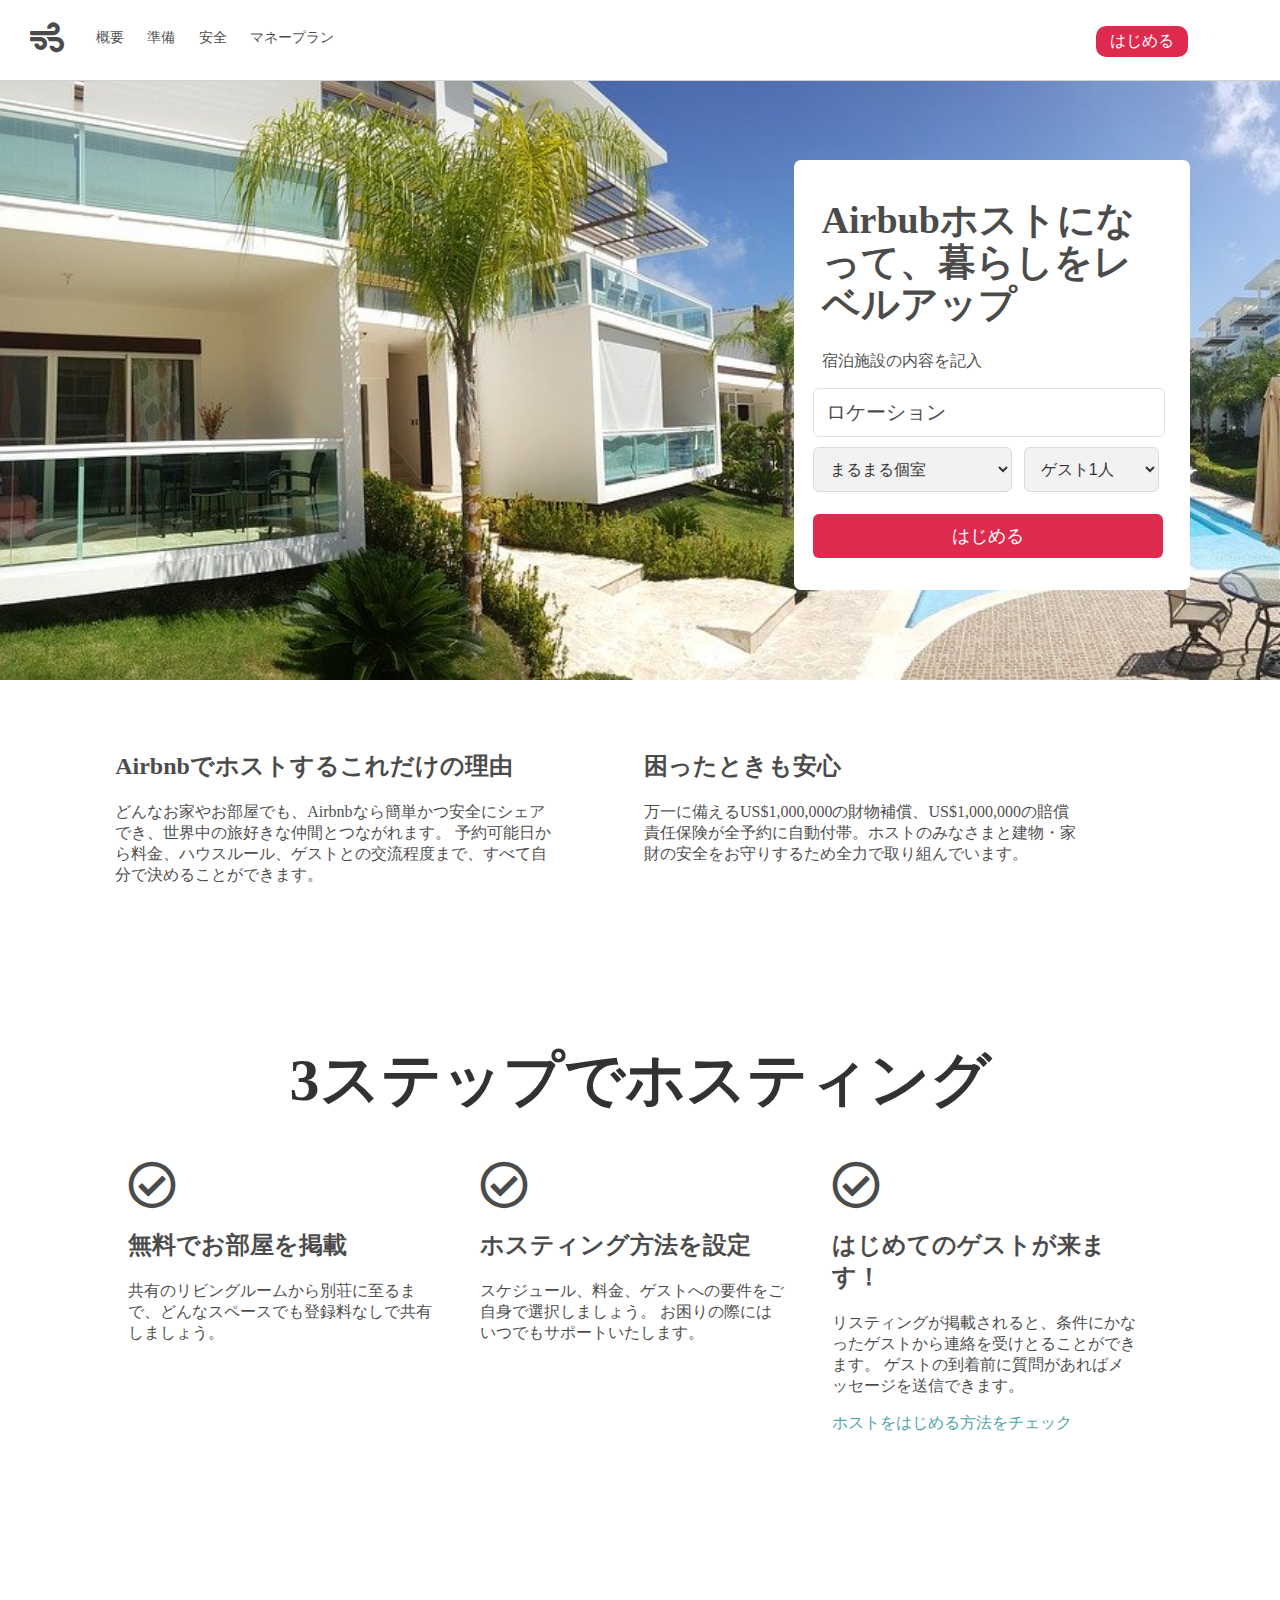
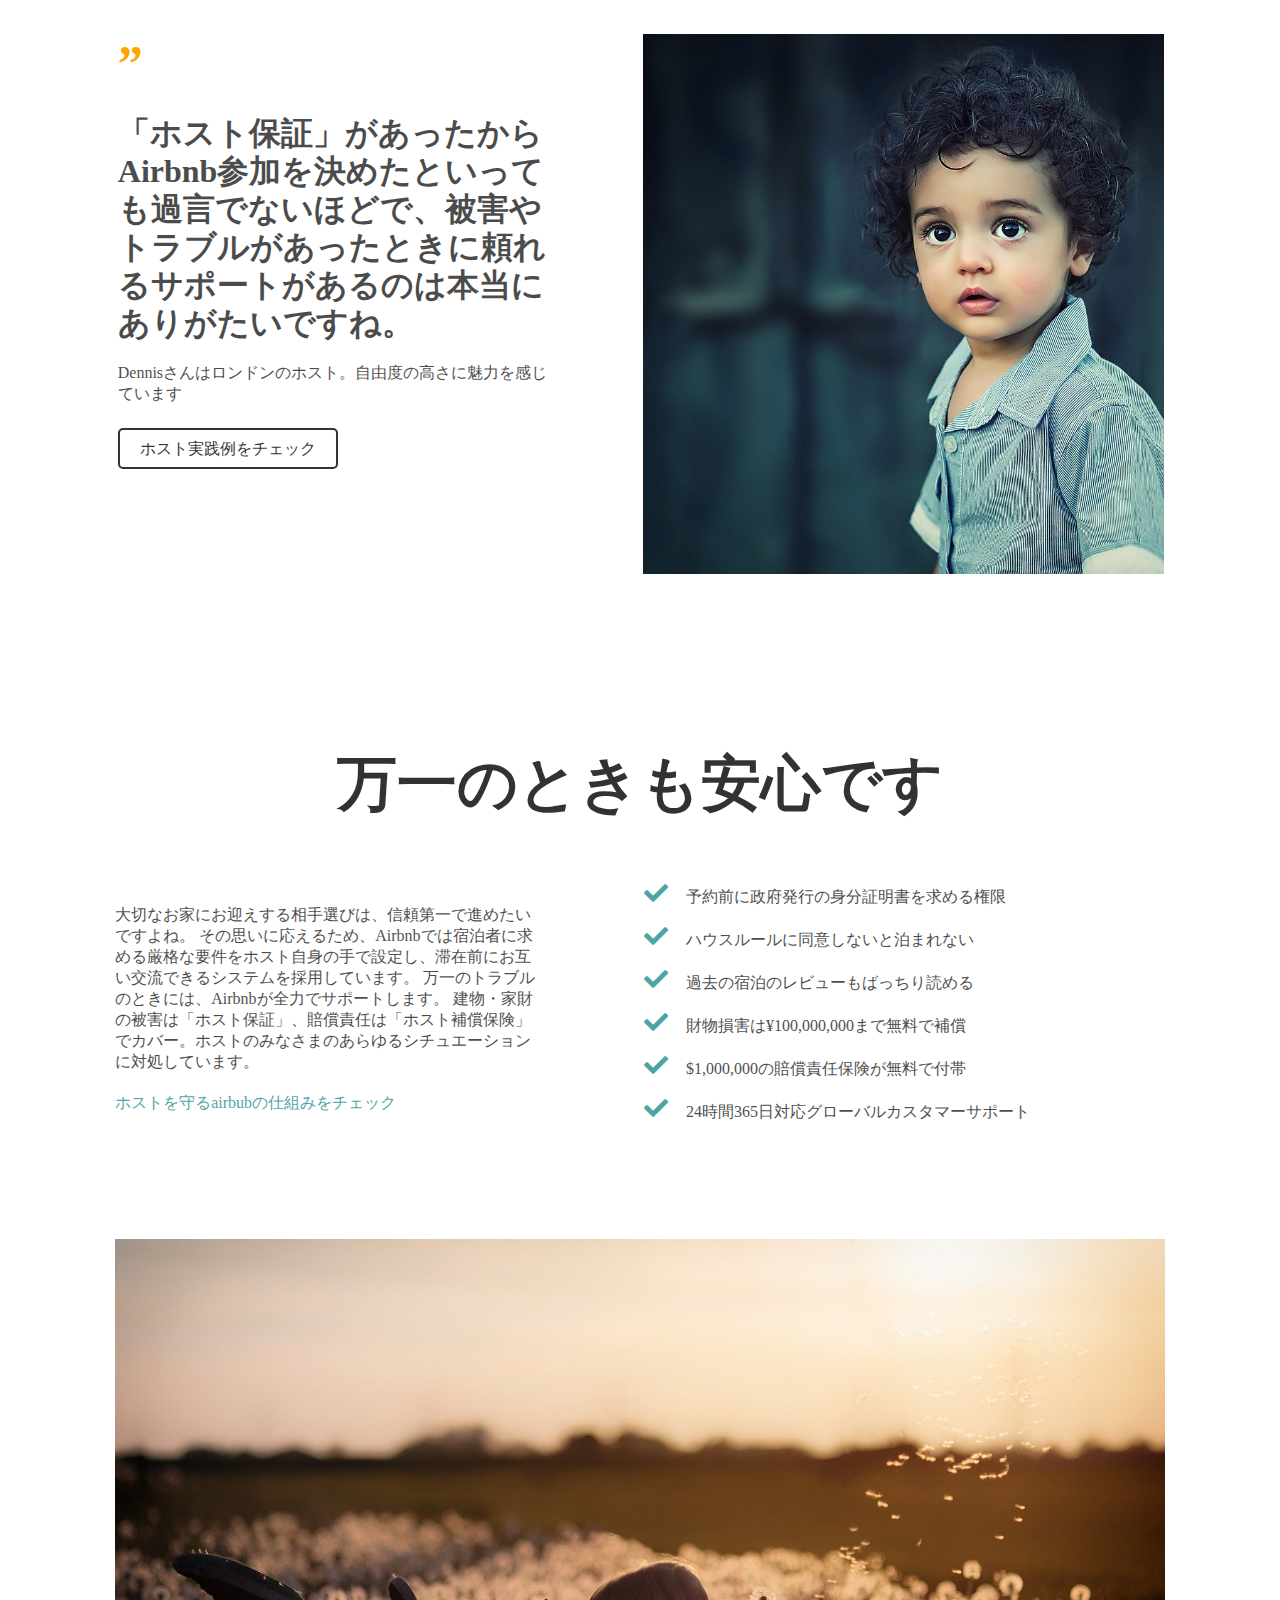
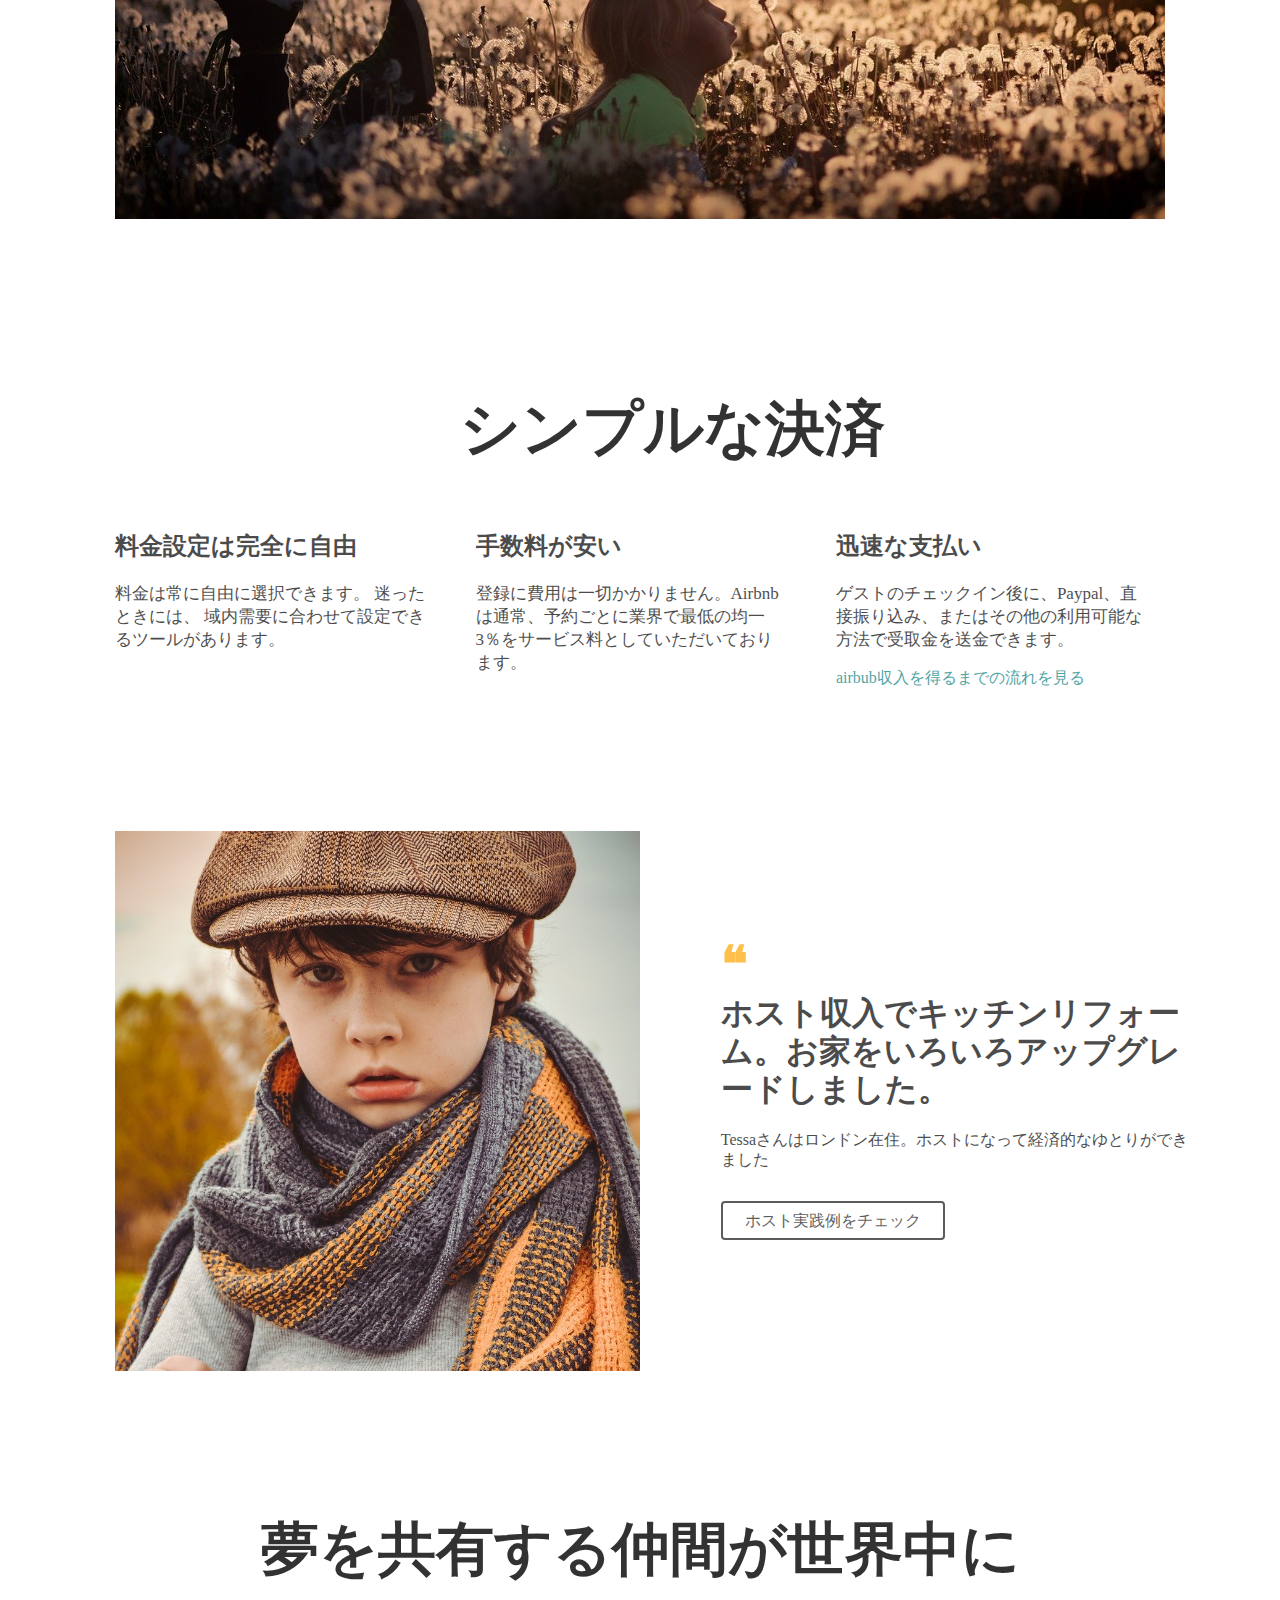
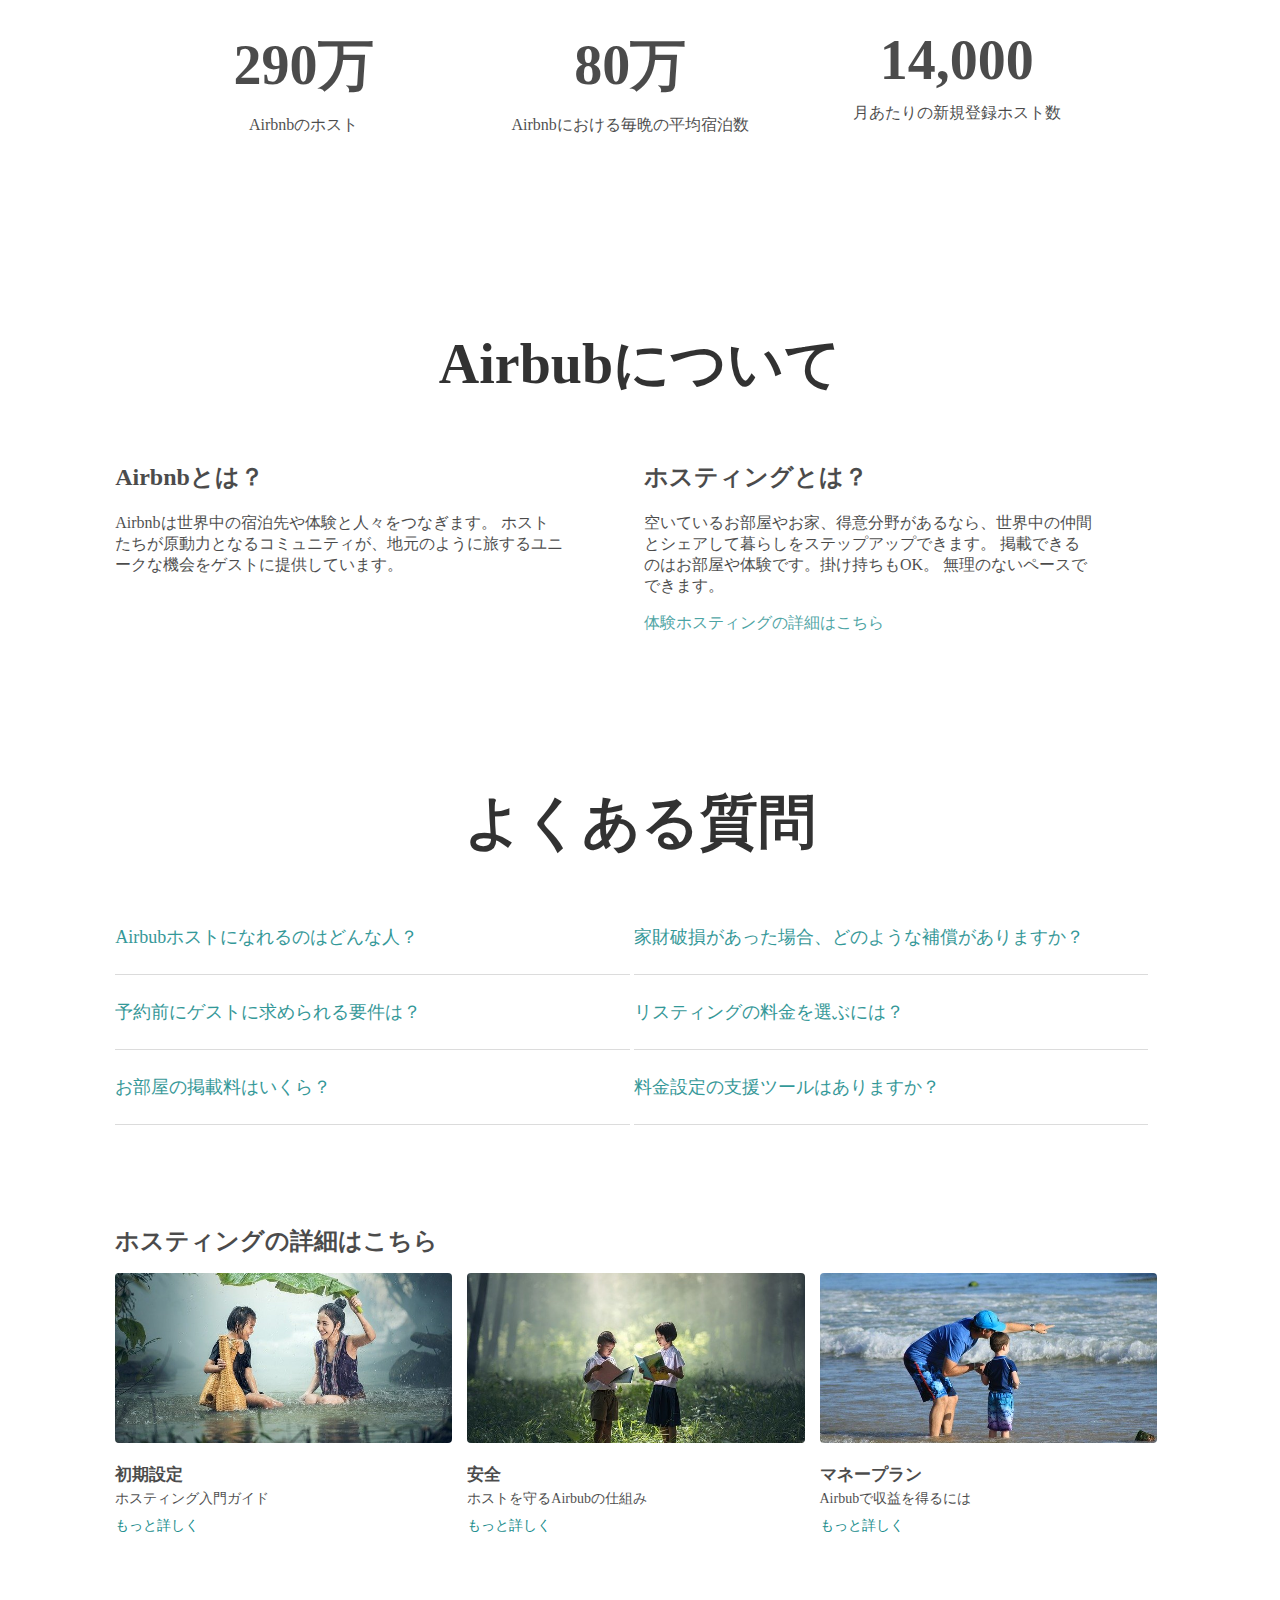
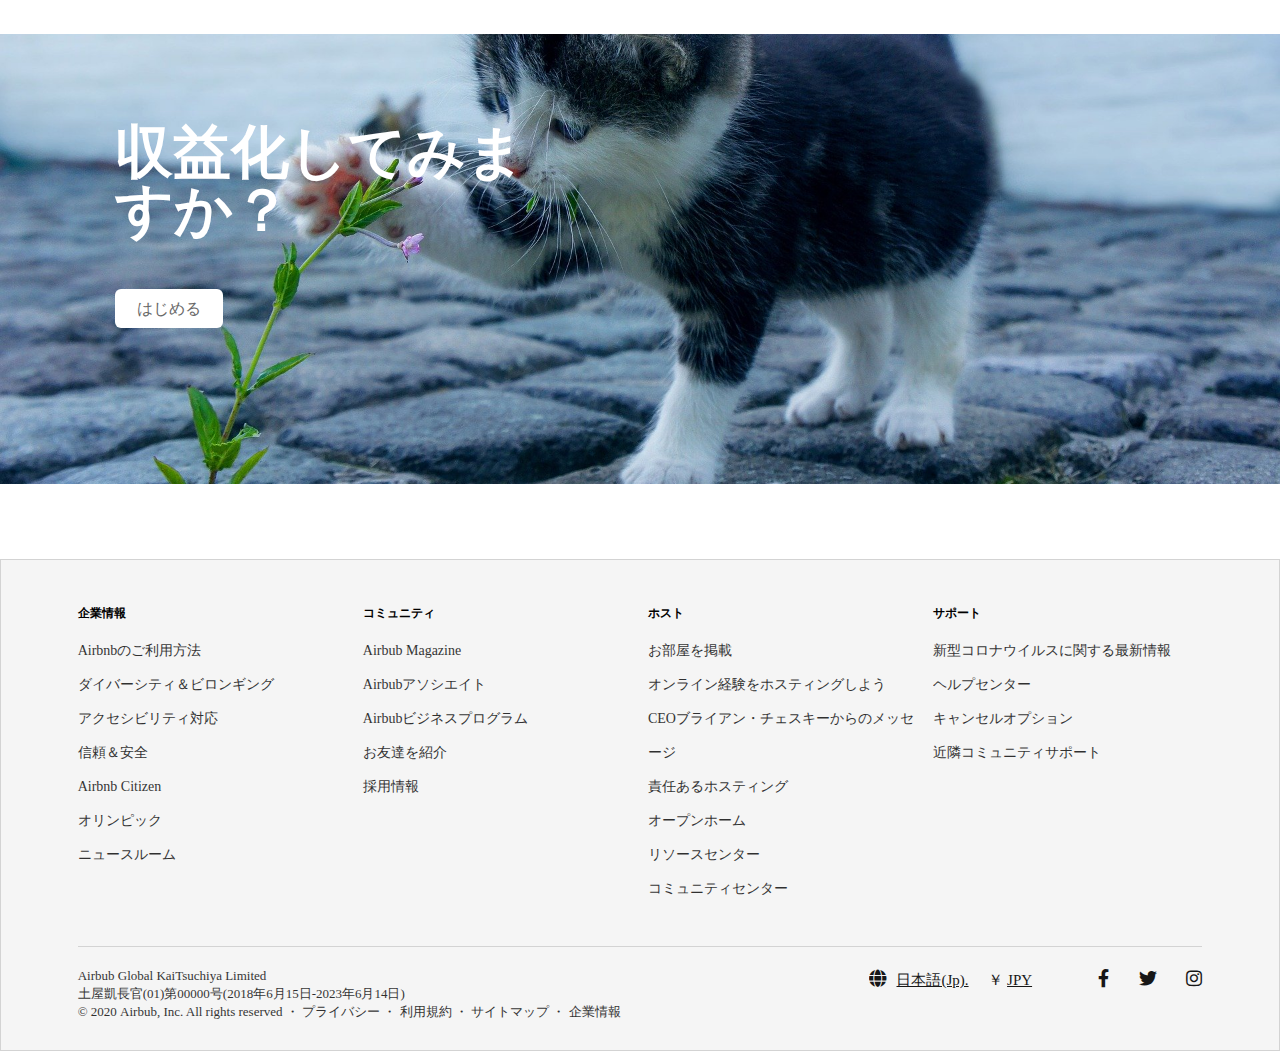
<file: index.html>
<!DOCTYPE html>
<html lang="en">
<head>
    <meta charset="UTF-8">
    <meta name="viewport" content="width=device-width, initial-scale=1.0">
    <link rel="stylesheet" href="airbub.css">
    <script src="https://ajax.googleapis.com/ajax/libs/jquery/3.3.1/jquery.min.js"></script>
    <link href="https://use.fontawesome.com/releases/v5.6.1/css/all.css" rel="stylesheet">
    <title>Airbnb</title>
</head>
<body>
    <div class="header-media">
        <a href="#">概要</a><span>・</span>
        <a href="#">準備</a><span>・</span>
        <a href="#">安全</a><span>・</span>
        <a href="#">マネープラン</a>
        <div class="starter">
            <a href="#"><nobr>はじめる</nobr></a>
        </div>
    </div>
    <header>
        <div class="head-left">
            <a href="#" class="logo"><i class="fas fa-wind fa-2x"></i></a>
            <a href="#">概要</a>
            <a href="#">準備</a>
            <a href="#">安全</a>
            <a href="#">マネープラン</a>
        </div>
        <div class="head-right">
            <a href="#">はじめる</a>
        </div>
    </header>
    <div class="signup">
        <div class="signup-form">
            <h1>Airbubホストになって、暮らしをレベルアップ</h1>
            <p>宿泊施設の内容を記入</p>
            <input class="input" name="airbub-ro" value="ロケーション">
            <select class="air-room" size="1" name="airbub-room">
                <option value="まるまる個室">まるまる個室</option>
                <option value="個室">個室</option>
                <option value="シェアルーム">シェアルーム</option>
            </select>
            <select class="air-number" name="air-number" size="1">
                <option value="number">ゲスト1人</option>
                <option value="number">ゲスト2人</option>
                <option value="number">ゲスト3人</option>
                <option value="number">ゲスト4人</option>
                <option value="number">ゲスト5人</option>
                <option value="number">ゲスト6人</option>
                <option value="number">ゲスト7人</option>
                <option value="number">ゲスト8人</option>
                <option value="number">ゲスト9人</option>
                <option value="number">ゲスト10人</option>
                <option value="number">ゲスト11人</option>
                <option value="number">ゲスト12人</option>
                <option value="number">ゲスト13人</option>
                <option value="number">ゲスト14人</option>
                <option value="number">ゲスト15人</option>
                <option value="number">ゲスト16人</option>
            </select>
            <input class="input-btn" type="submit" value="はじめる">
        </div>
    </div>
    <div class="main1">
        <div class="content1">
            <h2>Airbnbでホストするこれだけの理由</h2>
            <p>どんなお家やお部屋でも、Airbnbなら簡単かつ安全にシェアでき、世界中の旅好きな仲間とつながれます。 予約可能日から料金、ハウスルール、ゲストとの交流程度まで、すべて自分で決めることができます。</p>
        </div>
        <div class="content2">
            <h2>困ったときも安心</h2>
            <p>万一に備えるUS$1,000,000の財物補償、US$1,000,000の賠償責任保険が全予約に自動付帯。ホストのみなさまと建物・家財の安全をお守りするため全力で取り組んでいます。</p>
        </div>
    </div>

    <div class="main2">
        <div class="title"><h1>3ステップでホスティング</h1></div>
        <div class="contents">
            <div class="content1">
                <div class="icon"><i class="far fa-check-circle fa-3x"></i></div>
                <div class="massage">
                    <h2>無料でお部屋を掲載</h2>
                    <p>共有のリビングルームから別荘に至るまで、どんなスペースでも登録料なしで共有しましょう。</p>
                </div>
            </div>

            <div class="content2">
                <div class="icon"><i class="far fa-check-circle fa-3x"></i></div>
                <div class="massage">
                    <h2>ホスティング方法を設定</h2>
                    <p>スケジュール、料金、ゲストへの要件をご自身で選択しましょう。 お困りの際にはいつでもサポートいたします。</p>
                </div>
            </div>
            
            <div class="content3">
                <div class="icon"><i class="far fa-check-circle fa-3x"></i></div>
                <div class="massage">
                    <h2>はじめてのゲストが来ます！</h2>
                    <p>リスティングが掲載されると、条件にかなったゲストから連絡を受けとることができます。 ゲストの到着前に質問があればメッセージを送信できます。</p>
                    <a href="#">ホストをはじめる方法をチェック</a>
                </div>
            </div>

            <div class="content4">
                <div class="left-item">
                    <h1 class="tag">”</h1>
                    <h1 class="massage">「ホスト保証」があったからAirbnb参加を決めたといっても過言でないほどで、被害やトラブルがあったときに頼れるサポートがあるのは本当にありがたいですね。</h1>
                    <p class="p">Dennisさんはロンドンのホスト。自由度の高さに魅力を感じています</p>
                    <a href="#" class="check">ホスト実践例をチェック</a>
                </div>
                <div class="right-item">
                    <div class="image"></div>
                </div>
            </div>
        </div>
    </div>

    <div class="main3">
        <div class="info">
            <h1>万一のときも安心です</h1>
            <div class="left-item2">
                <p>大切なお家にお迎えする相手選びは、信頼第一で進めたいですよね。 その思いに応えるため、Airbnbでは宿泊者に求める厳格な要件をホスト自身の手で設定し、滞在前にお互い交流できるシステムを採用しています。 万一のトラブルのときには、Airbnbが全力でサポートします。 建物・家財の被害は「ホスト保証」、賠償責任は「ホスト補償保険」でカバー。ホストのみなさまのあらゆるシチュエーションに対処しています。</p>
                <a href="#">ホストを守るairbubの仕組みをチェック</a>
            </div>

            <div class="right-item2">
                <p><span><i class="fas fa-check fa-2x"></i></span>予約前に政府発行の身分証明書を求める権限</p>
                <p><span><i class="fas fa-check fa-2x"></i></span>ハウスルールに同意しないと泊まれない</p>
                <p><span><i class="fas fa-check fa-2x"></i></span>過去の宿泊のレビューもばっちり読める</p>
                <p><span><i class="fas fa-check fa-2x"></i></span>財物損害は¥100,000,000まで無料で補償</p>
                <p><span><i class="fas fa-check fa-2x"></i></span>$1,000,000の賠償責任保険が無料で付帯</p>
                <p><span><i class="fas fa-check fa-2x"></i></span>24時間365日対応グローバルカスタマーサポート</p>
            </div>
        </div>
        <div class="image"></div>
    </div>

    <div class="main4">
        <h1>シンプルな決済</h1>
        <div class="block first">
            <h2>料金設定は完全に自由</h2>
            <p>料金は常に自由に選択できます。 迷ったときには、 域内需要に合わせて設定できるツールがあります。</p>
        </div>
        <div class="block">
            <h2>手数料が安い</h2>
            <p>登録に費用は一切かかりません。Airbnbは通常、予約ごとに業界で最低の均一3％をサービス料としていただいております。</p>
        </div>
        <div class="block">
            <h2>迅速な支払い</h2>
            <p>ゲストのチェックイン後に、Paypal、直接振り込み、またはその他の利用可能な方法で受取金を送金できます。</p>
            <a href="#">airbub収入を得るまでの流れを見る</a>
        </div>
    </div>

    <div class="main5">
        <div class="left-item3">
            <div class="image"></div>
        </div>
        <div class="right-item3">
            <h1 class="second">❝</h1>
            <h1>ホスト収入でキッチンリフォーム。お家をいろいろアップグレードしました。</h1>
            <p>Tessaさんはロンドン在住。ホストになって経済的なゆとりができました</p>
            <a href="#">ホスト実践例をチェック</a>
        </div>
    </div>

    <div class="main6">
        <h1 class="title">夢を共有する仲間が世界中に</h1>
        <div class="contents content">
            <h1>290万</h1>
            <p>Airbnbのホスト</p>
        </div>
        <div class="contents content">
            <h1>80万</h1>
            <p>Airbnbにおける毎晩の平均宿泊数</p>
        </div>
        <div class="content">
            <h1>14,000</h1>
            <p>月あたりの新規登録ホスト数</p>
        </div>
    </div>

    <div class="main7">
        <h1>Airbubについて</h1>
        <div class="left-item4">
            <h2>Airbnbとは？</h2>
            <p>Airbnbは世界中の宿泊先や体験と人々をつなぎます。 ホストたちが原動力となるコミュニティが、地元のように旅するユニークな機会をゲストに提供しています。</p>
        </div>
        <div class="right-item4">
            <h2>ホスティングとは？</h2>
            <p>空いているお部屋やお家、得意分野があるなら、世界中の仲間とシェアして暮らしをステップアップできます。 掲載できるのはお部屋や体験です。掛け持ちもOK。 無理のないペースでできます。</p>
            <a href="#">体験ホスティングの詳細はこちら</a>
        </div>
    </div>

    <div class="faq">
        <h1>よくある質問</h1>   
        <div class="faq-item">
            <div class="faq-left">
                <a href="#">Airbubホストになれるのはどんな人？</a>
                <a href="#">予約前にゲストに求められる要件は？</a>
                <a href="#">お部屋の掲載料はいくら？</a>
            </div>
            <div class="faq-right">
                <a href="#">家財破損があった場合、どのような補償がありますか？</a>
                <a href="#">リスティングの料金を選ぶには？</a>
                <a href="#">料金設定の支援ツールはありますか？</a>
            </div>
        </div>
    </div>

    <div class="detail">
        <div class="title">
            <h2>ホスティングの詳細はこちら</h2>
        </div>
        <div class="content forth">
            <h2 class="image1"></h2>
            <div class="massage">
            <h3>初期設定</h3>
            <p>ホスティング入門ガイド</p>
            <a href="#">もっと詳しく</a>
            </div>
        </div>
        <div class="content">
            <h2 class="image2"></h2>
            <div class="massage">
            <h3>安全</h3>
            <p>ホストを守るAirbubの仕組み</p>
            <a href="#">もっと詳しく</a>
            </div>
        </div>
        <div class="content">
            <h2 class="image3"></h2>
            <div class="massage">
            <h3>マネープラン</h3>
            <p>Airbubで収益を得るには</p>
            <a href="#">もっと詳しく</a>
            </div>
        </div>
    </div>

    <div class="start">
        <h1>収益化してみますか？</h1>
        <a href="#">はじめる</a>
    </div>

    <footer>
        <div class="foot-margin">
        <div class="foot1">
            <h3>企業情報</h3>
            <a href="#">Airbnbのご利用方法</a>
            <a href="#">ダイバーシティ＆ビロンギング</a>
            <a href="#">アクセシビリティ対応</a>
            <a href="#">信頼＆安全</a>
            <a href="#">Airbnb Citizen</a>
            <a href="#">オリンピック</a>
            <a href="#">ニュースルーム</a>
        </div>
        <div class="foot2">
            <h3>コミュニティ</h3>
            <a href="#">Airbub Magazine</a>
            <a href="#">Airbubアソシエイト</a>
            <a href="#">Airbubビジネスプログラム</a>
            <a href="#">お友達を紹介</a>
            <a href="#">採用情報</a>
        </div>
        <div class="foot3">
            <h3>ホスト</h3>
            <a href="#">お部屋を掲載</a>
            <a href="#">オンライン経験をホスティングしよう</a>
            <a href="#">CEOブライアン・チェスキーからのメッセージ</a>
            <a href="#">責任あるホスティング</a>
            <a href="#">オープンホーム</a>
            <a href="#">リソースセンター</a>
            <a href="#">コミュニティセンター</a>
        </div>
        <div class="foot4">
            <h3>サポート</h3>
            <a href="#">新型コロナウイルスに関する最新情報</a>
            <a href="#">ヘルプセンター</a>
            <a href="#">キャンセルオプション</a>
            <a href="#">近隣コミュニティサポート</a>
        </div>
        </div>
        <div class="foot-margin2">
            <div class="foot-left">
                <a href="#">
                    Airbub Global KaiTsuchiya Limited<br>
                    土屋凱長官(01)第00000号(2018年6月15日-2023年6月14日)<br>
                </a>
                <p>© 2020 Airbub, Inc. All rights reserved</p>
                <span>・</span>
                <a href="#">プライバシー</a>
                <span>・</span>
                <a href="#">利用規約</a>
                <span>・</span>
                <a href="#">サイトマップ</a>
                <span>・</span>
                <a href="#">企業情報</a>
            </div>
            <div class="foot-right">
                <a href="#"><i class="fas fa-globe"></i>日本語(Jp).</a>
                <span>￥</span>
                <a href="#" class="jpy">JPY</a>
                <a href="#"><i class="fab fa-facebook-f"></i></a>
                <a href="#"><i class="fab fa-twitter"></i></a>
                <a href="#"><i class="fab fa-instagram"></i></a>
            </div>
        </div>
    </footer>
<script src="airbub.js"></script>
</body>
</html>
</file>
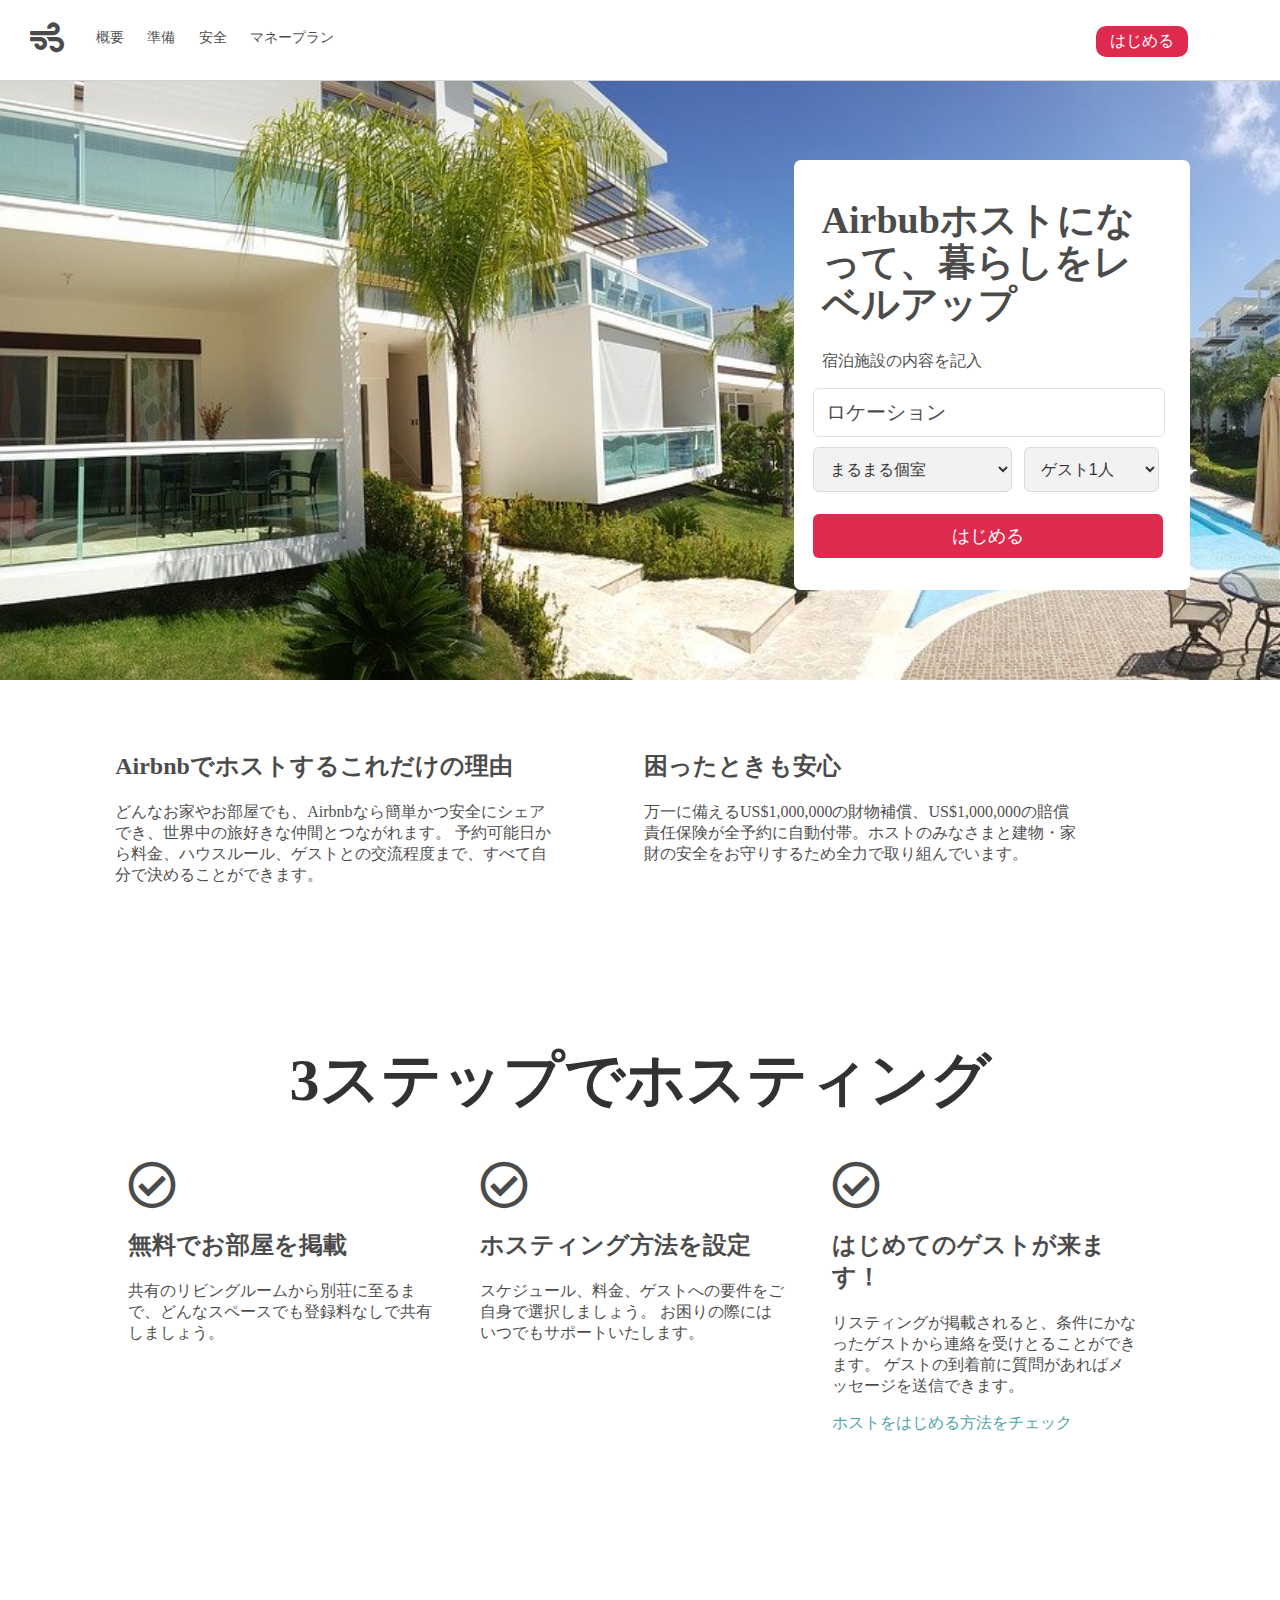
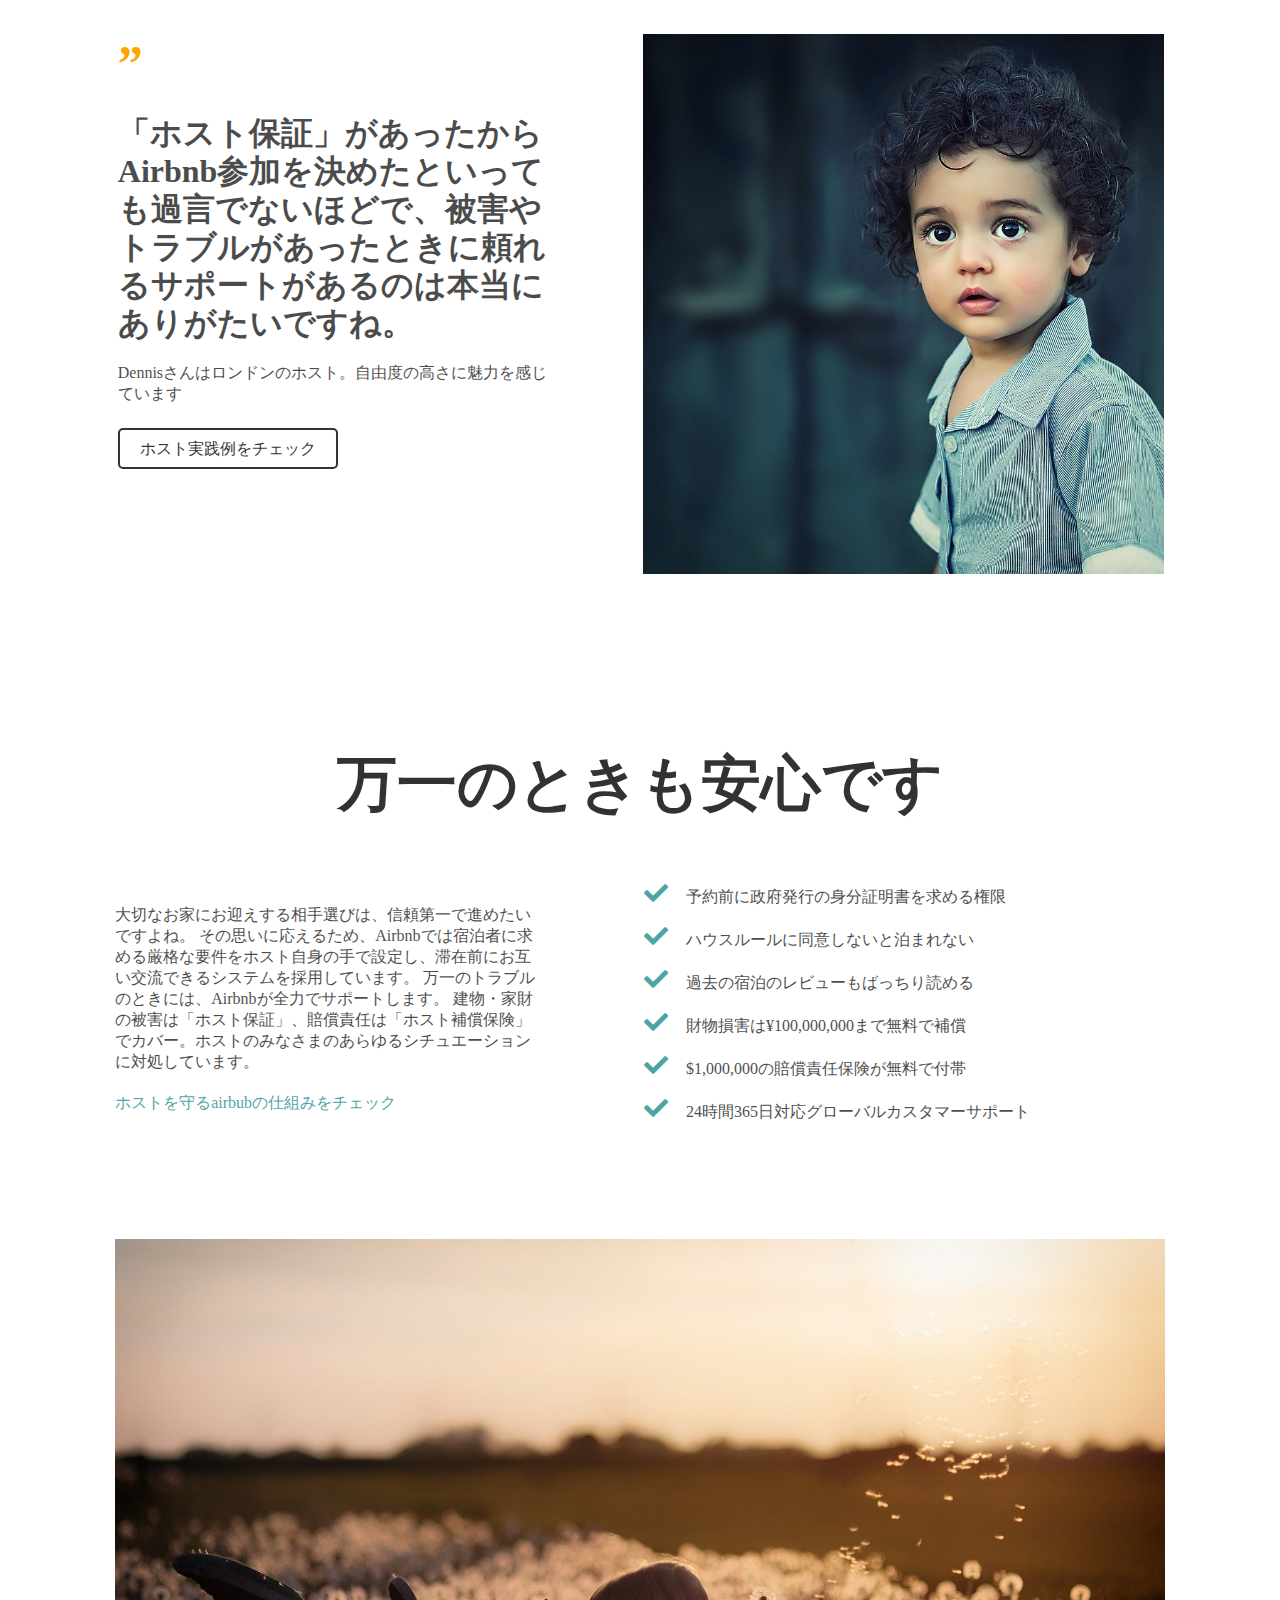
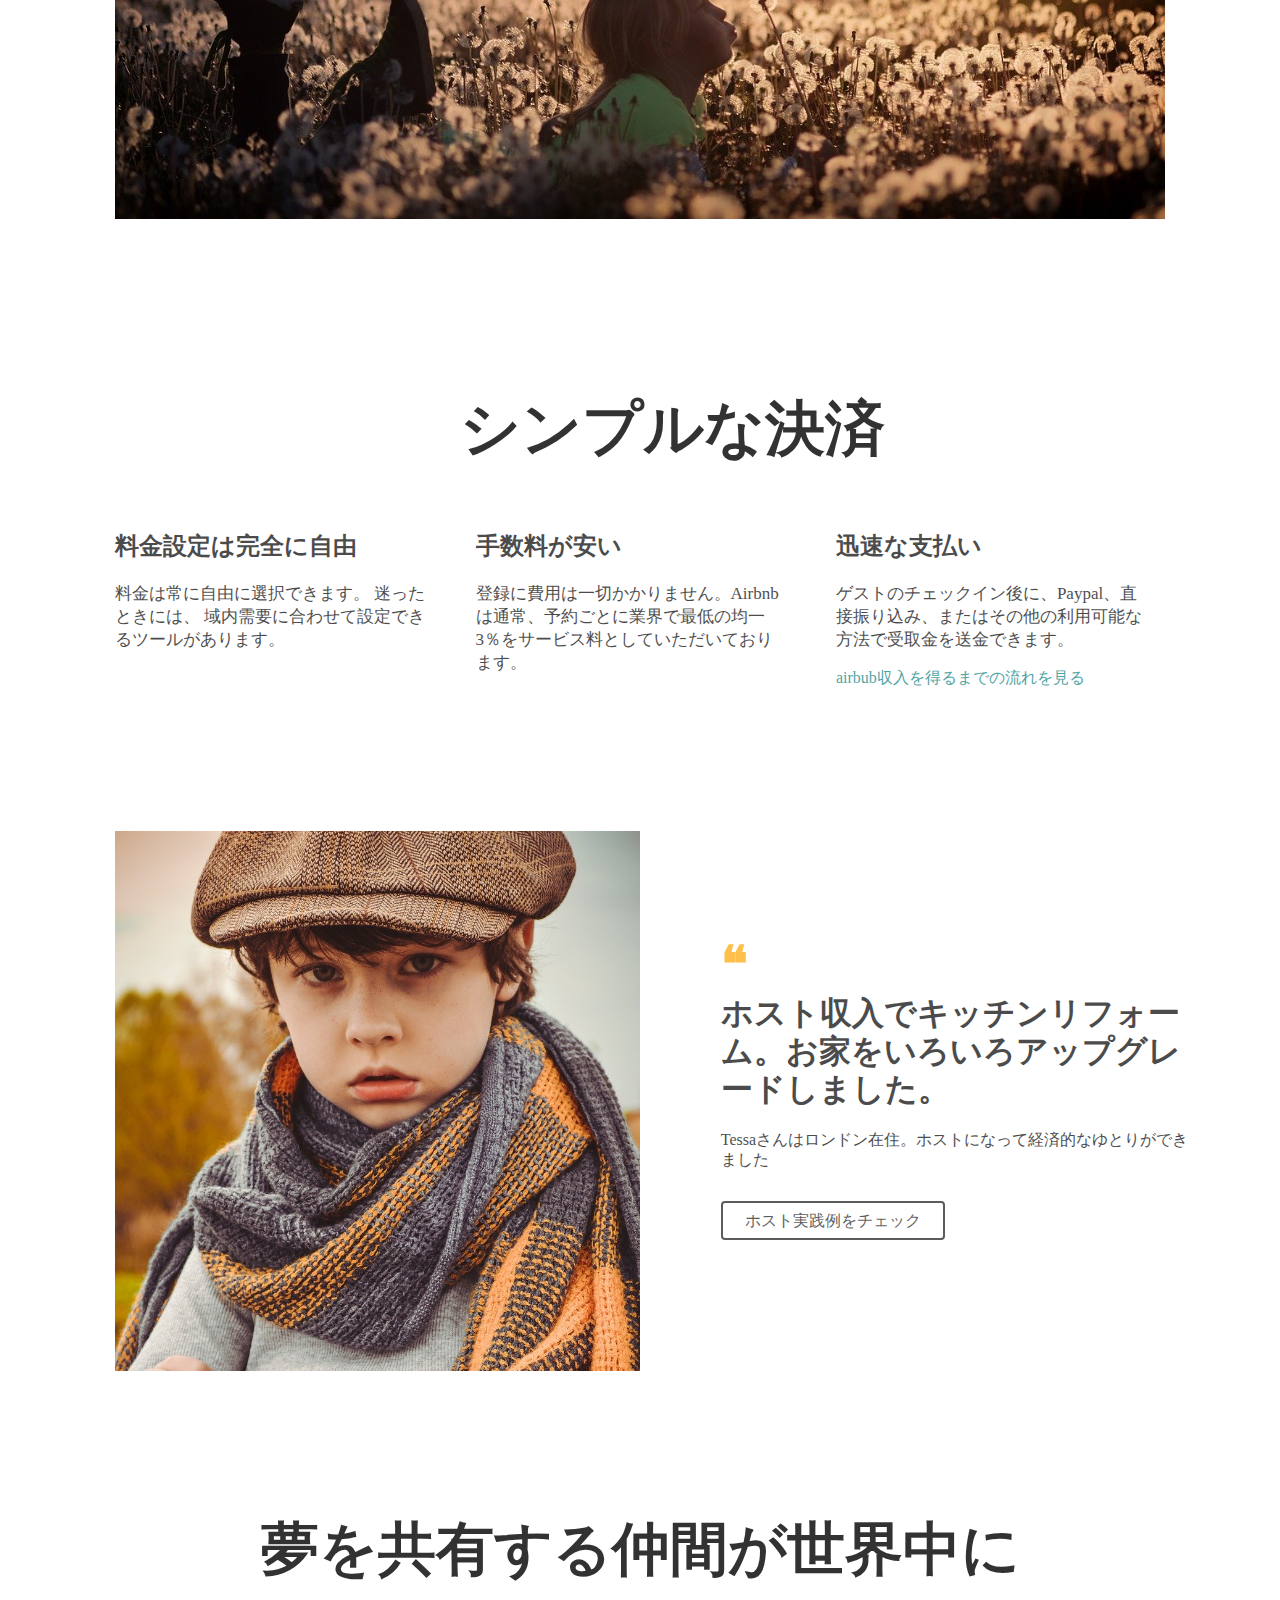
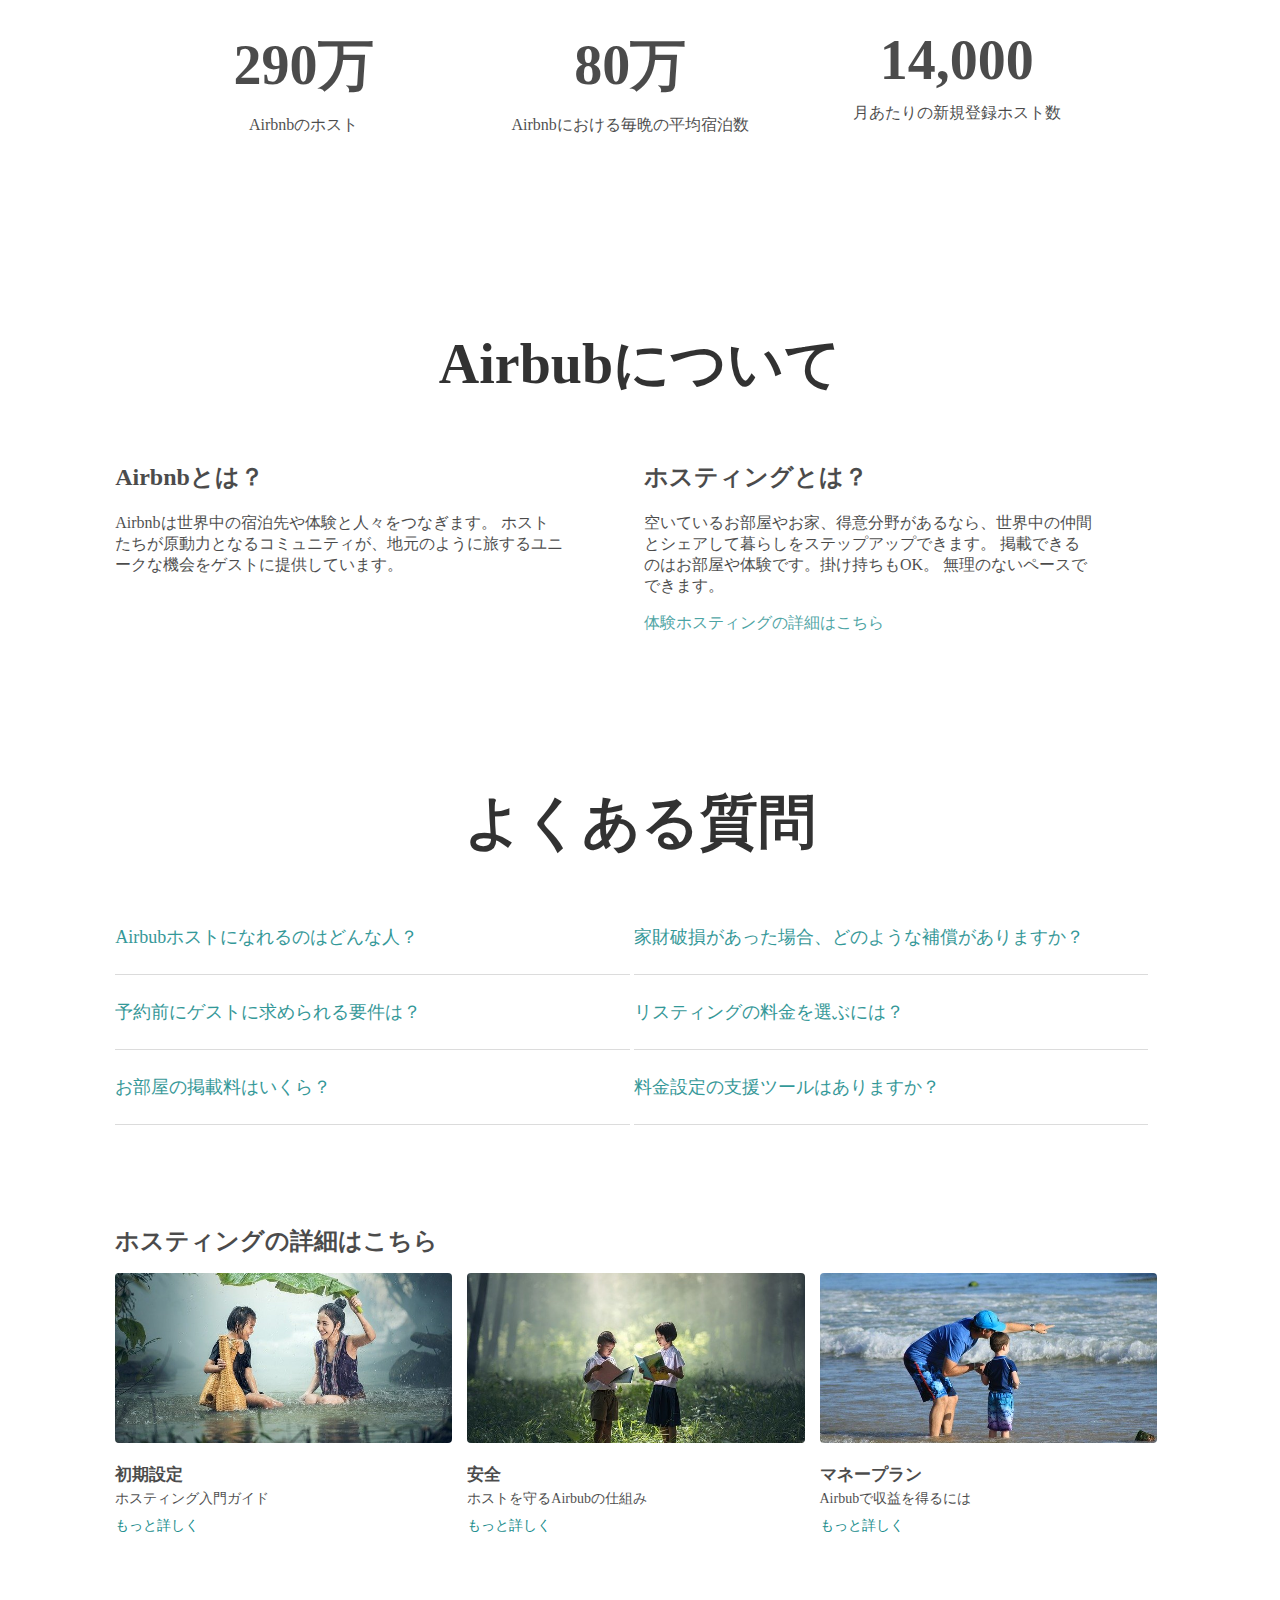
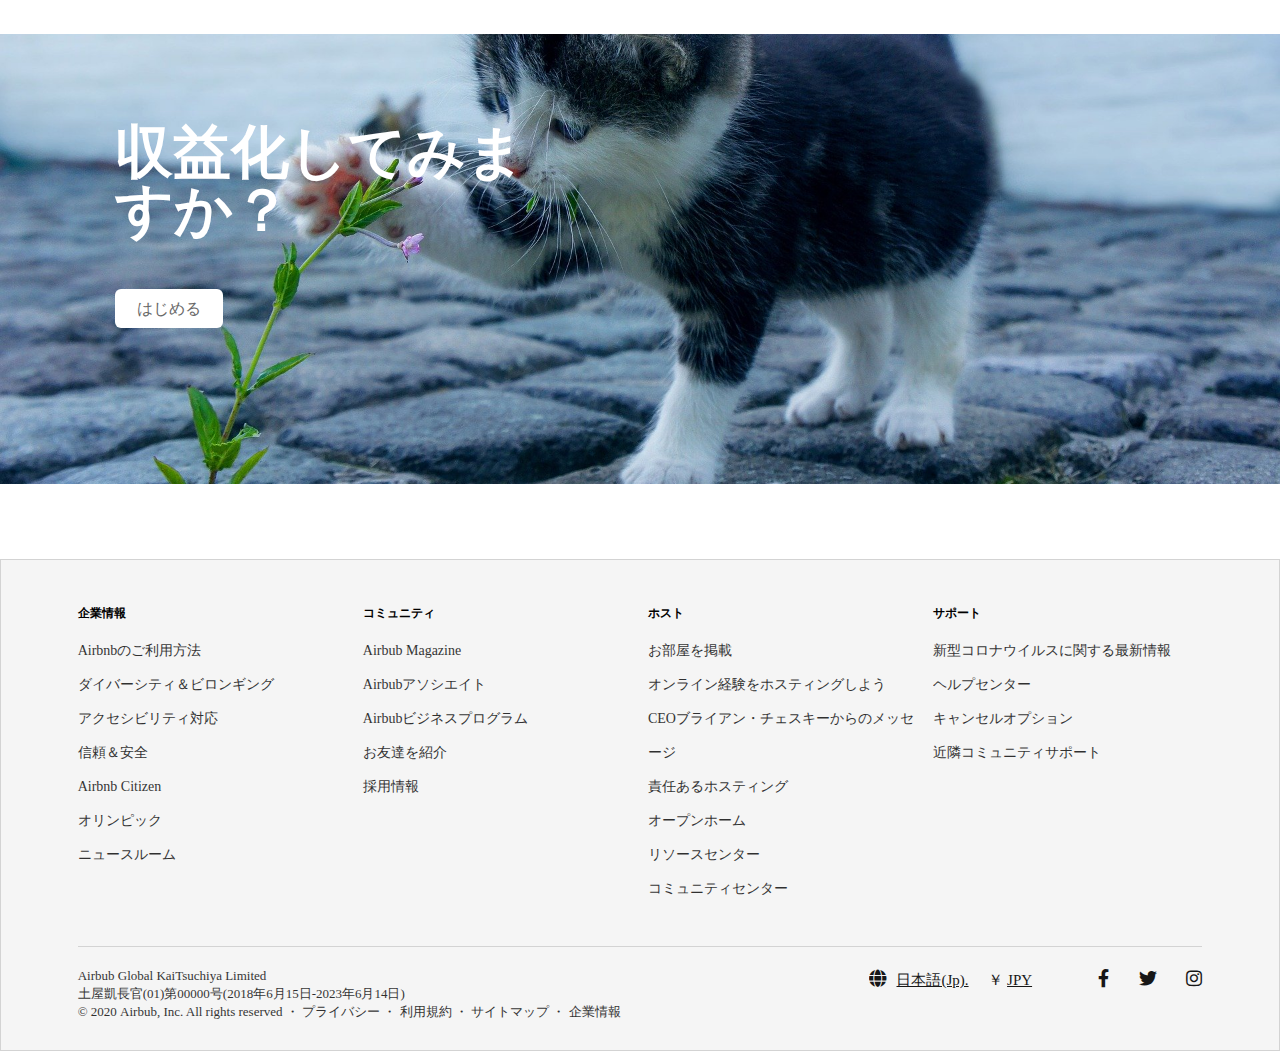
<file: airbub.html>
<!DOCTYPE html>
<html lang="en">
<head>
    <meta charset="UTF-8">
    <meta name="viewport" content="width=device-width, initial-scale=1.0">
    <link rel="stylesheet" href="airbub.css">
    <script src="https://ajax.googleapis.com/ajax/libs/jquery/3.3.1/jquery.min.js"></script>
    <link href="https://use.fontawesome.com/releases/v5.6.1/css/all.css" rel="stylesheet">
    <title>Airbnb</title>
</head>
<body>
    <div class="header-media">
        <a href="#">概要</a><span>・</span>
        <a href="#">準備</a><span>・</span>
        <a href="#">安全</a><span>・</span>
        <a href="#">マネープラン</a>
        <div class="starter">
            <a href="#"><nobr>はじめる</nobr></a>
        </div>
    </div>
    <header>
        <div class="head-left">
            <a href="#" class="logo"><i class="fas fa-wind fa-2x"></i></a>
            <a href="#">概要</a>
            <a href="#">準備</a>
            <a href="#">安全</a>
            <a href="#">マネープラン</a>
        </div>
        <div class="head-right">
            <a href="#">はじめる</a>
        </div>
    </header>
    <div class="signup">
        <div class="signup-form">
            <h1>Airbubホストになって、暮らしをレベルアップ</h1>
            <p>宿泊施設の内容を記入</p>
            <input class="input" name="airbub-ro" value="ロケーション">
            <select class="air-room" size="1" name="airbub-room">
                <option value="まるまる個室">まるまる個室</option>
                <option value="個室">個室</option>
                <option value="シェアルーム">シェアルーム</option>
            </select>
            <select class="air-number" name="air-number" size="1">
                <option value="number">ゲスト1人</option>
                <option value="number">ゲスト2人</option>
                <option value="number">ゲスト3人</option>
                <option value="number">ゲスト4人</option>
                <option value="number">ゲスト5人</option>
                <option value="number">ゲスト6人</option>
                <option value="number">ゲスト7人</option>
                <option value="number">ゲスト8人</option>
                <option value="number">ゲスト9人</option>
                <option value="number">ゲスト10人</option>
                <option value="number">ゲスト11人</option>
                <option value="number">ゲスト12人</option>
                <option value="number">ゲスト13人</option>
                <option value="number">ゲスト14人</option>
                <option value="number">ゲスト15人</option>
                <option value="number">ゲスト16人</option>
            </select>
            <input class="input-btn" type="submit" value="はじめる">
        </div>
    </div>
    <div class="main1">
        <div class="content1">
            <h2>Airbnbでホストするこれだけの理由</h2>
            <p>どんなお家やお部屋でも、Airbnbなら簡単かつ安全にシェアでき、世界中の旅好きな仲間とつながれます。 予約可能日から料金、ハウスルール、ゲストとの交流程度まで、すべて自分で決めることができます。</p>
        </div>
        <div class="content2">
            <h2>困ったときも安心</h2>
            <p>万一に備えるUS$1,000,000の財物補償、US$1,000,000の賠償責任保険が全予約に自動付帯。ホストのみなさまと建物・家財の安全をお守りするため全力で取り組んでいます。</p>
        </div>
    </div>

    <div class="main2">
        <div class="title"><h1>3ステップでホスティング</h1></div>
        <div class="contents">
            <div class="content1">
                <div class="icon"><i class="far fa-check-circle fa-3x"></i></div>
                <div class="massage">
                    <h2>無料でお部屋を掲載</h2>
                    <p>共有のリビングルームから別荘に至るまで、どんなスペースでも登録料なしで共有しましょう。</p>
                </div>
            </div>

            <div class="content2">
                <div class="icon"><i class="far fa-check-circle fa-3x"></i></div>
                <div class="massage">
                    <h2>ホスティング方法を設定</h2>
                    <p>スケジュール、料金、ゲストへの要件をご自身で選択しましょう。 お困りの際にはいつでもサポートいたします。</p>
                </div>
            </div>
            
            <div class="content3">
                <div class="icon"><i class="far fa-check-circle fa-3x"></i></div>
                <div class="massage">
                    <h2>はじめてのゲストが来ます！</h2>
                    <p>リスティングが掲載されると、条件にかなったゲストから連絡を受けとることができます。 ゲストの到着前に質問があればメッセージを送信できます。</p>
                    <a href="#">ホストをはじめる方法をチェック</a>
                </div>
            </div>

            <div class="content4">
                <div class="left-item">
                    <h1 class="tag">”</h1>
                    <h1 class="massage">「ホスト保証」があったからAirbnb参加を決めたといっても過言でないほどで、被害やトラブルがあったときに頼れるサポートがあるのは本当にありがたいですね。</h1>
                    <p class="p">Dennisさんはロンドンのホスト。自由度の高さに魅力を感じています</p>
                    <a href="#" class="check">ホスト実践例をチェック</a>
                </div>
                <div class="right-item">
                    <div class="image"></div>
                </div>
            </div>
        </div>
    </div>

    <div class="main3">
        <div class="info">
            <h1>万一のときも安心です</h1>
            <div class="left-item2">
                <p>大切なお家にお迎えする相手選びは、信頼第一で進めたいですよね。 その思いに応えるため、Airbnbでは宿泊者に求める厳格な要件をホスト自身の手で設定し、滞在前にお互い交流できるシステムを採用しています。 万一のトラブルのときには、Airbnbが全力でサポートします。 建物・家財の被害は「ホスト保証」、賠償責任は「ホスト補償保険」でカバー。ホストのみなさまのあらゆるシチュエーションに対処しています。</p>
                <a href="#">ホストを守るairbubの仕組みをチェック</a>
            </div>

            <div class="right-item2">
                <p><span><i class="fas fa-check fa-2x"></i></span>予約前に政府発行の身分証明書を求める権限</p>
                <p><span><i class="fas fa-check fa-2x"></i></span>ハウスルールに同意しないと泊まれない</p>
                <p><span><i class="fas fa-check fa-2x"></i></span>過去の宿泊のレビューもばっちり読める</p>
                <p><span><i class="fas fa-check fa-2x"></i></span>財物損害は¥100,000,000まで無料で補償</p>
                <p><span><i class="fas fa-check fa-2x"></i></span>$1,000,000の賠償責任保険が無料で付帯</p>
                <p><span><i class="fas fa-check fa-2x"></i></span>24時間365日対応グローバルカスタマーサポート</p>
            </div>
        </div>
        <div class="image"></div>
    </div>

    <div class="main4">
        <h1>シンプルな決済</h1>
        <div class="block first">
            <h2>料金設定は完全に自由</h2>
            <p>料金は常に自由に選択できます。 迷ったときには、 域内需要に合わせて設定できるツールがあります。</p>
        </div>
        <div class="block">
            <h2>手数料が安い</h2>
            <p>登録に費用は一切かかりません。Airbnbは通常、予約ごとに業界で最低の均一3％をサービス料としていただいております。</p>
        </div>
        <div class="block">
            <h2>迅速な支払い</h2>
            <p>ゲストのチェックイン後に、Paypal、直接振り込み、またはその他の利用可能な方法で受取金を送金できます。</p>
            <a href="#">airbub収入を得るまでの流れを見る</a>
        </div>
    </div>

    <div class="main5">
        <div class="left-item3">
            <div class="image"></div>
        </div>
        <div class="right-item3">
            <h1 class="second">❝</h1>
            <h1>ホスト収入でキッチンリフォーム。お家をいろいろアップグレードしました。</h1>
            <p>Tessaさんはロンドン在住。ホストになって経済的なゆとりができました</p>
            <a href="#">ホスト実践例をチェック</a>
        </div>
    </div>

    <div class="main6">
        <h1 class="title">夢を共有する仲間が世界中に</h1>
        <div class="contents content">
            <h1>290万</h1>
            <p>Airbnbのホスト</p>
        </div>
        <div class="contents content">
            <h1>80万</h1>
            <p>Airbnbにおける毎晩の平均宿泊数</p>
        </div>
        <div class="content">
            <h1>14,000</h1>
            <p>月あたりの新規登録ホスト数</p>
        </div>
    </div>

    <div class="main7">
        <h1>Airbubについて</h1>
        <div class="left-item4">
            <h2>Airbnbとは？</h2>
            <p>Airbnbは世界中の宿泊先や体験と人々をつなぎます。 ホストたちが原動力となるコミュニティが、地元のように旅するユニークな機会をゲストに提供しています。</p>
        </div>
        <div class="right-item4">
            <h2>ホスティングとは？</h2>
            <p>空いているお部屋やお家、得意分野があるなら、世界中の仲間とシェアして暮らしをステップアップできます。 掲載できるのはお部屋や体験です。掛け持ちもOK。 無理のないペースでできます。</p>
            <a href="#">体験ホスティングの詳細はこちら</a>
        </div>
    </div>

    <div class="faq">
        <h1>よくある質問</h1>   
        <div class="faq-item">
            <div class="faq-left">
                <a href="#">Airbubホストになれるのはどんな人？</a>
                <a href="#">予約前にゲストに求められる要件は？</a>
                <a href="#">お部屋の掲載料はいくら？</a>
            </div>
            <div class="faq-right">
                <a href="#">家財破損があった場合、どのような補償がありますか？</a>
                <a href="#">リスティングの料金を選ぶには？</a>
                <a href="#">料金設定の支援ツールはありますか？</a>
            </div>
        </div>
    </div>

    <div class="detail">
        <div class="title">
            <h2>ホスティングの詳細はこちら</h2>
        </div>
        <div class="content forth">
            <h2 class="image1"></h2>
            <div class="massage">
            <h3>初期設定</h3>
            <p>ホスティング入門ガイド</p>
            <a href="#">もっと詳しく</a>
            </div>
        </div>
        <div class="content">
            <h2 class="image2"></h2>
            <div class="massage">
            <h3>安全</h3>
            <p>ホストを守るAirbubの仕組み</p>
            <a href="#">もっと詳しく</a>
            </div>
        </div>
        <div class="content">
            <h2 class="image3"></h2>
            <div class="massage">
            <h3>マネープラン</h3>
            <p>Airbubで収益を得るには</p>
            <a href="#">もっと詳しく</a>
            </div>
        </div>
    </div>

    <div class="start">
        <h1>収益化してみますか？</h1>
        <a href="#">はじめる</a>
    </div>

    <footer>
        <div class="foot-margin">
        <div class="foot1">
            <h3>企業情報</h3>
            <a href="#">Airbnbのご利用方法</a>
            <a href="#">ダイバーシティ＆ビロンギング</a>
            <a href="#">アクセシビリティ対応</a>
            <a href="#">信頼＆安全</a>
            <a href="#">Airbnb Citizen</a>
            <a href="#">オリンピック</a>
            <a href="#">ニュースルーム</a>
        </div>
        <div class="foot2">
            <h3>コミュニティ</h3>
            <a href="#">Airbub Magazine</a>
            <a href="#">Airbubアソシエイト</a>
            <a href="#">Airbubビジネスプログラム</a>
            <a href="#">お友達を紹介</a>
            <a href="#">採用情報</a>
        </div>
        <div class="foot3">
            <h3>ホスト</h3>
            <a href="#">お部屋を掲載</a>
            <a href="#">オンライン経験をホスティングしよう</a>
            <a href="#">CEOブライアン・チェスキーからのメッセージ</a>
            <a href="#">責任あるホスティング</a>
            <a href="#">オープンホーム</a>
            <a href="#">リソースセンター</a>
            <a href="#">コミュニティセンター</a>
        </div>
        <div class="foot4">
            <h3>サポート</h3>
            <a href="#">新型コロナウイルスに関する最新情報</a>
            <a href="#">ヘルプセンター</a>
            <a href="#">キャンセルオプション</a>
            <a href="#">近隣コミュニティサポート</a>
        </div>
        </div>
        <div class="foot-margin2">
            <div class="foot-left">
                <a href="#">
                    Airbub Global KaiTsuchiya Limited<br>
                    土屋凱長官(01)第00000号(2018年6月15日-2023年6月14日)<br>
                </a>
                <p>© 2020 Airbub, Inc. All rights reserved</p>
                <span>・</span>
                <a href="#">プライバシー</a>
                <span>・</span>
                <a href="#">利用規約</a>
                <span>・</span>
                <a href="#">サイトマップ</a>
                <span>・</span>
                <a href="#">企業情報</a>
            </div>
            <div class="foot-right">
                <a href="#"><i class="fas fa-globe"></i>日本語(Jp).</a>
                <span>￥</span>
                <a href="#" class="jpy">JPY</a>
                <a href="#"><i class="fab fa-facebook-f"></i></a>
                <a href="#"><i class="fab fa-twitter"></i></a>
                <a href="#"><i class="fab fa-instagram"></i></a>
            </div>
        </div>
    </footer>
<script src="airbub.js"></script>
</body>
</html>
</file>
<file: airbub.css>
body{
    margin: 0px 0px;
    padding: 0px 0px;
}
.header-media{
    display:none;
    width: 100%;
    height: 10px;
    position: fixed;
    padding: 20px;
    font-size: 14px;
    background-color: white;
    z-index: 100;
}
.header-media span{
    font-size: 8px;
    opacity: 0.8;
}
.header-media a{
    text-decoration: none;
    padding: 0 1% 0 1%;
    color: black;
    opacity: 0.8;
    margin-top: 0px;
    vertical-align: middle;
}
.header-media .starter{
    background-color: crimson;
    position: fixed;
    bottom: 2%;
    right: 6%;
    padding: 2% 5%;
    border-radius: 10px;
    opacity: 1;
}
.header-media .starter a{
    color: white;
    font-size: 14px;
    font-weight: 1000;
    opacity: 1;
}
header{
    width: 100%;
    height: 40px;
    position: fixed;
    padding: 20px;
    font-size: 14px;
    border-bottom: solid 0.5px lightgray;
    background-color: white;
    z-index: 100;
}
header a{
    text-decoration: none;
}
.head-left a{
    padding: 0 10px 0 10px;
    color: black;
    opacity: 0.7;
    margin-top: 0px;
    vertical-align: middle;
}
.head-left .logo{
    padding-left:10px;
    font-size: 17px;
    padding-right: 18px;
}
.head-right{
    background-color: crimson;
    position: absolute;
    top: 26px;
    right: 10%;
    padding: 5px 14px;
    border-radius: 10px;
    opacity: 0.9;
}
.head-right a{
    color: white;
    font-size: 16px;
}
.signup{
    background-image: url("airbub.jpg");
    padding-top: 160px;
    height: 520px;
    vertical-align: left bottom;
    background-size: cover;
    text-align: right;
}
.signup-form{
    background-color: white;
    border-radius: 7px;
    width: 31%;
    height: 430px;
    display: inline-block;
    text-align: left;
    margin-right: 7%;
}
.signup-form h1{
    font-size: 38px;
    padding-top: 28px;
    padding: 0 28px;
    line-height: 1.1em;
    opacity: 0.7;
    margin-top: 40px;
}
.signup-form p{
    padding-left: 28px;
    opacity: 0.7;
}
.signup-form .input{
    margin:0 5%;
    padding: 12px;
    width: 82%;
    font-size: 20px;
    opacity: 0.7;
    border-radius: 6px;
    border: solid 1px lightgray;
}
.air-room{
    margin: 10px 2% 0 5%;
    display: inline-block;
    padding: 12px;
    border-radius: 6px;
    border: solid 1px lightgray;
    width: 50%;
    opacity: 0.8;
    font-size: 16px;
    vertical-align: middle;
}
.air-number{
    margin: 10px 5% 0 0px;
    display: inline-block;
    padding: 12px;
    border-radius: 6px;
    border: solid 1px lightgray;
    width: 34%;
    opacity: 0.8;
    font-size: 16px;
    vertical-align: middle;
}
.signup-form .input-btn{
    background-color: crimson;
    margin: 22px 5% 0px 5%;
    border-radius: 6px;
    border: none;
    width: 88%;
    padding: 10px;
    opacity: 0.9;
    font-size: 18px;
    color: white;
}
.main1{
    font-size: 16px;
    opacity: 0.7;
    margin: 50px 9% 0 9%;
    height: 270px;
}
.main1 .content1{
    display: inline-block;
    width: 42%;
    margin-right: 8%;
}
.main1 .content2{
    display: inline-block;
    width: 42%;
    vertical-align: top;
}
.main2{
    margin: 10px 10% 0px 10%;
}
.main2 .title{
    text-align: center;
    font-size: 30px;
    opacity: 0.8;
}
.main2 .massage{
    font-size: 16px;
    opacity: 0.7;
}
.fa-check-circle {
    opacity: 0.7;
    font-weight: 100;
}
.main2 .content1{
    display: inline-block;
    width: 30%;
    vertical-align: top;
    margin-right: 4%;
}
.main2 .content2{
    display: inline-block;
    width: 30%;
    vertical-align: top;
    margin-right: 4%;
}
.main2 .content3{
    display: inline-block;
    width: 30%;
    vertical-align: top;
}
.main2 .content3 a{
    text-decoration: none;
    color: teal;
}
.main2 .content4{
    margin-top: 200px;
    margin-bottom: 170px;
    margin-right: -5%;
    margin-left: -1%;
}
.content4 .left-item{
    display: inline-block;
    vertical-align: top;
    width: 40%;
    margin-right: 8%;
}
.content4 .right-item{
    display: inline-block;
    vertical-align: top;
    width: 48%;
}
.content4 .tag{
    color: orange;
    margin: 0px;
    padding: 0px;
    font-size: 50px;
}
.left-item .massage{
    font-size: 32px;
    text-align: left;
    line-height: 38px;
}
.right-item .image{
    width: 100%;
    height: 540px;
    background-image: url("denis.jpg");
    background-size: cover;
    background-position: center top;
}
.left-item .p{
    opacity: 0.7;
    padding-bottom: 18px;
}
.left-item .check{
    text-decoration: none;
    color: black;
    border-radius: 5px;
    border: solid 2px black;
    opacity: 0.8;
    padding: 10px 20px;
}
.main3 h1{
    font-size: 60px;
    opacity: 0.8;
    text-align: center;
}
.left-item2{
    display: inline-block;
    width: 33%;
    font-size: 16px;
    opacity: 0.7;
    margin-left: 9%;
    margin-right: 8%;
}
.right-item2{
    display: inline-block;
    width: 33%;
    vertical-align: top;
    opacity: 0.7;
    font-size: 16px;
}
.left-item2 p{
    padding-top: 24px;
    padding-bottom: 4px;
}
.left-item2 a{
    text-decoration: none;
    color: teal;
}
.right-item2 span{
    font-weight: 100px;
    color: teal;
    font-size: 12px;
    padding-right: 18px;
}
.main3 .image{
    margin-top: 100px;
    background-image: url("main3.jpg");
    background-size: cover;
    height: 580px;
    width: 82%;
    margin-left: 9%;
    margin-right: 7%;
    vertical-align: middle;
    margin-bottom: 170px;
}
.main4{
    margin-left: 9%;
    margin-right: 4%;
}
.main4 h1{
    font-size: 60px;
    opacity: 0.8;
    text-align: center;
}
.main4 .block{
    display: inline-block;
    opacity: 0.7;
    width: 28%;
    margin-right: 4%;
    vertical-align: top;
    margin-bottom: 140px;
}
.main4 .block p{
    font-size: 17px;
}
.main4 .block a{
    text-decoration: none;
    color: teal;
    margin-top: 8px;
}
.main5{
    height: 540px;
    margin-bottom: 140px;
}
.left-item3{
    display: inline-block;
    width: 41%;
    margin-left: 9%; 
    margin-right: 6%;   
    background-image: url("tessa.jpg");
    background-size: cover;
    height: 100%;
}

.right-item3{
    display: inline-block;
    vertical-align: top;
    width: 37%;
    margin-right: 6%;
    padding-top: 80px;
    opacity: 0.7;
    font-size: 16px;
    line-height: 38px;
}
.right-item3 p{
    line-height: 20px;
    padding-bottom: 16px;
}
.right-item3 .second{
    color: orange;
    font-size: 50px;
    margin-bottom: -10px;
}
.right-item3 a{
    text-decoration: none;
    opacity: 0.9;
    border-radius: 4px;
    border: solid 2px black;
    color: black;
    padding: 9px 22px;
}
.main6{
    margin-bottom: 175px;
    margin-left: 14%;
    margin-right: 14%;
}
.main6 .title{
    font-size: 58px;
    opacity: 0.8;
    text-align: center;
}
.main6 .content{
    vertical-align: top;
    display: inline-block;
    width: 27%;
    opacity: 0.7;
    text-align: center;
}
.main6 .contents{
    vertical-align: top;
    display: inline-block;
    margin-right: 8%;
    width: 27%;
    opacity: 0.7;
    text-align: center;
}
.main6 .content h1{
    font-size: 56px;
    margin-top: 0px;
    margin-bottom: -5px;
}
.main7 h1{
    font-size: 56px;
    opacity: 0.8;
    text-align: center;
}
.main7 .left-item4{
    display: inline-block;
    width: 35%;
    vertical-align: top;
    opacity: 0.7;
    margin-left: 9%;
    margin-right: 6%;
}
.main7 .right-item4{
    display: inline-block;
    width: 35%;
    vertical-align: top;
    opacity: 0.7;
    margin-right: 9%;
}
.right-item4 a{
    text-decoration: none;
    color: teal;
    padding-top: 10px;
}
.main7{
    margin-bottom: 150px;
}
.faq h1{
    font-size: 58px;
    opacity: 0.8;
    text-align: center;
}
.faq-item{
    margin:0 9%;
}
.faq-left{
    display: inline-block;
    width: 49%;
    vertical-align: top;
}
.faq-right{
    display: inline-block;
    width: 49%;
    vertical-align: top;
}
.faq-item a{
    display: block;
    text-decoration: none;
    color: teal;
    border-bottom: solid 1px lightgray;
    opacity: 0.8;
    padding-bottom: 25px;
    padding-top: 25px;
    font-size: 18px;
}
.detail .content{
    display: inline-block;
    width: 31%;
    vertical-align: top;
    margin-top: -24px;
    margin-right: 1%;
}
.detail{
    margin: 100px 6% 0 9%;
}
.detail .title{
    opacity: 0.7;
    margin-bottom: 0px;
}
.content .image1{
    background-image: url("content1.jpg");
    background-size: cover;
    background-position: 50%;
    height: 170px;
    width: 100%;
    border-radius: 4px;
}
.content .image2{
    background-image: url("content2.jpg");
    background-size: cover;
    background-position: 50%;
    height: 170px;
    width: 100%;
    border-radius: 4px;
}
.content .image3{
    background-image: url("content3.jpg");
    background-size: cover;
    background-position: 50%;
    height: 170px;
    width: 100%;
    border-radius: 4px;
}
.detail h3{
    padding-top: 8px;
    line-height: 8px;
    font-size: 17px;
    opacity: 0.7;
}
.detail p{
    line-height: 6px;
    font-size: 14px;
    opacity: 0.7;
}
.detail a{
    line-height: 6px;
    font-size: 14px;
    opacity: 0.9;
    text-decoration: none;
    color: teal;
}
.start{
    background-image: url("start.jpg");
    background-size: cover;
    background-position: 0%;
    width: 100%;
    height: 450px;
    margin-top: 100px;
    margin-bottom: 75px;
}
.start h1{
    color: white;
    font-size: 58px;
    padding-top: 7%;
    padding-left: 9%;
    width: 36%;
    line-height: 58px;
    padding-bottom: 20px;
}
.start a{
    text-decoration: none;
    margin-left: 9%;
    color: dimgrey;
    background-color: white;
    padding: 11px 22px;
    border-radius: 6px;
}
footer{
    height: 490px;
    border: solid 1px lightgray;
    background-color: whitesmoke;
}
.foot-margin{
    margin: 0 6%;
    margin-top: 33px;
    padding-bottom: 40px;
    border-bottom: solid 1px lightgray;
}
.foot-margin h3{
    font-size: 12px;
}
.foot-margin a{
    line-height: 34px;
    font-size: 14px;
    text-decoration: none;
    color: black;
    opacity: 0.8;
    display: block;
}
.foot1{
    vertical-align: top;
    display: inline-block;
    width: 24%;
    margin-right: 1%;
}
.foot2{
    vertical-align: top;
    display: inline-block;
    width: 24%;
    margin-right: 1%;
}
.foot3{
    vertical-align: top;
    display: inline-block;
    width: 24%;
    margin-right: 1%;
}
.foot4{
    vertical-align: top;
    display: inline-block;
    width: 22%;
}
.foot-margin2{
    margin: 0 6%;
    position: relative;
}
.foot-left{
    opacity: 0.8;
    font-size: 13px;
    text-decoration: none;
    color: black;
    padding-top: 20px;
    line-height:18px;
}
.foot-left a{
    text-decoration: none;
    color: black;
}
.foot-left p{
    display: inline;
}
.foot-right{
    position: absolute;
    right: 0%;
    top: 22px;
    font-size: 15px;
    color: black;
    opacity: 0.9;
}
.foot-right a{
    color: black;
    text-decoration-color: black;
}
.foot-right .fa-globe{
    padding-right: 10px;
}
.foot-right span{
    padding-left: 16px;
}
.foot-right .jpy{
    padding-right: 36px;
}
.foot-right i{
    padding:0 0 0 26px;
    font-size: 18px;
}
@media(max-width: 1103px){
    .signup{
        background-image: url("airbub.jpg");
        padding-top: 110px;
        height: 230px;
        vertical-align: left bottom;
        background-size: cover;
        text-align: right;
    }
    .signup-form{
        height: 300px;
        display: block;
        text-align: left;
        background: none;
        margin:0 3% 0 3%;
        width: 90%;
    }
    .signup-form h1{
        font-size: 44px;
        color: white;
        padding: 14px 0px;
        line-height: 1.1em;
        opacity: 1;
        margin-left: 3%;
        margin-right: 3%;
        margin-top: 11%;
    }
    .signup-form p{
        padding-left: 4%;
        padding-top: 2%;
        opacity: 0.7;
    }
    .signup-form .input{
        padding: 12px;
        width: 97%;
        margin-left: 1%;
        margin-right: 10%;
        font-size: 20px;
        opacity: 0.7;
        display: block;
        border-radius: 6px;
        border: solid 1px lightgray;
    }
    .air-room{
        margin-left: 1%;
        margin-right: 1%;
        display: block;
        padding: 12px;
        border-radius: 6px;
        border: solid 1px lightgray;
        width: 100%;
        opacity: 0.8;
        font-size: 16px;
    }
    .air-number{
        margin-left: 1%;
        margin-right: 1%;
        display: block;
        padding: 12px;
        border-radius: 6px;
        border: solid 1px lightgray;
        width: 100%;
        opacity: 0.8;
        font-size: 16px;
    }
    .signup-form .input-btn{
        background-color: crimson;
        border-radius: 6px;
        border: none;
        width: 100%;
        padding: 10px;
        opacity: 0.9;
        font-size: 18px;
        margin-left: 1%;
        margin-right: 1%;
        color: white;
    }
    .main1{
        font-size: 16px;
        opacity: 0.7;
        margin: 42% 15% 0 15%;
        height: 240px;
    }
    .main1 .content1{
        display: block;
        width: 100%;
    }
    .main1 .content2{
        display: block;
        width: 100%;
    }
    .main2{
        margin: 22% 15% 0px 15%;
    }
    .main2 .title{
        text-align: center;
        font-size: 20px;
        opacity: 0.8;
    }
    .main2 .massage{
        font-size: 16px;
        opacity: 0.7;
    }
    .fa-check-circle {
        opacity: 0.7;
        font-weight: 100;
    }
    .main2 .content1{
        display: block;
        width: 100%;
        padding-bottom: 30px;
    }
    .main2 .content2{
        display: block;
        width: 100%;
        padding-bottom: 30px;
    }
    .main2 .content3{
        display: block;
        width: 100%;
    }
    .main2 .content3 a{
        text-decoration: none;
        color: teal;
    }
    .main2 .content4{
        margin-top: 90px;
        margin-bottom: 140px;
        margin-right: 1%;
        margin-left: 1%;
    }
    .main2{
        margin: 0 5%;
    }
    .content4 .left-item{
        display: inline-block;
        width: 44%;
    }
    .content4 .right-item{
        display: inline-block;
        padding-top: 30px;
        width:44%;
    }
    .content4 .tag{
        color: orange;
        margin: 0px;
        padding: 0px;
        font-size: 30px;
    }
    .left-item .massage{
        font-size: 20px;
        text-align: left;
        line-height: 26px;
    }
    .right-item .image{
        width: 100%;
        height: 330px;
        background-image: url("denis.jpg");
        background-size: cover;
        background-position: center top;
    }
    .left-item .p{
        opacity: 0.7;
        padding-bottom: 18px;
    }
    .left-item .check{
        text-decoration: none;
        color: black;
        border-radius: 5px;
        border: solid 2px black;
        opacity: 0.8;
        padding: 10px 20px;
        font-size: 16px;
    }
    .main3{
        margin:0 8%;
    }
    .main3 h1{
        font-size: 40px;
        opacity: 0.8;
        text-align: center;
    }
    .left-item2{
        display: block;
        width: 100%;
        font-size: 16px;
        opacity: 0.7;
        margin-left: 0%;
        margin-right: 0%;
    }
    .right-item2{
        display: block;
        width: 100%;
        opacity: 0.7;
        font-size: 16px;
    }
    .left-item2 p{
        padding-top: 24px;
        padding-bottom: 4px;
    }
    .left-item2 a{
        text-decoration: none;
        color: teal;
        padding-bottom: 10px;
    }
    .right-item2 span{
        font-weight: 100px;
        color: teal;
        font-size: 12px;
    }
    .main3 .image{
        margin-top: 100px;
        background-image: url("main3.jpg");
        background-size: cover;
        height: 380px;
        width: 100%;
        margin: 100px 0;
        vertical-align: middle;
        margin-bottom: 100px;
    }
    .main4{
        margin-top: 50px;
        margin-left: 15%;
        margin-right: 15%;
    }
    .main4 h1{
        font-size: 40px;
        opacity: 0.8;
        text-align: center;
    }
    .main4 .block{
        display: block;
        opacity: 0.7;
        width: 100%;
        margin-right: 0;
        margin-bottom: 50px;
    }
    .main4 .block p{
        font-size: 17px;
    }
    .main4 .block a{
        text-decoration: none;
        color: teal;
        margin-top: 8px;
    }
    .main5{
        height: 330px;
        margin-bottom: 100px;
        margin-left: 7%;
        margin-right: 3%;
    }
    .left-item3{
        display:inline-block;
        width: 48%;
        margin-left: 0; 
        margin-right: 6%;   
        background-image: url("tessa.jpg");
        background-size: cover;
        height: 100%;
    }
    .right-item3{
        display: inline-block;
        width: 38%;
        padding-top: 40px;
        opacity: 0.7;
        font-size: 16px;
    }
    .right-item3 p{
        padding-bottom: 16px;
    }
    .right-item3 h1{
        font-size: 20px;
        line-height: 24px;
    }
    .right-item3 .second{
        color: orange;
        font-size: 20px;
    }
    .right-item3 a{
        text-decoration: none;
        opacity: 0.9;
        border-radius: 4px;
        border: solid 2px black;
        color: black;
        padding: 9px 22px;
    }
    .main6{
        margin-top: 10%;
        margin-bottom: 135px;
        margin-left: 10%;
        margin-right: 10%;
    }
    .main6 .title{
        font-size: 40px;
        opacity: 0.8;
        text-align: center;
    }
    .main6 .content{
        display: inline-block;
        width: 28%;
        opacity: 0.7;
        text-align: center;
    }
    .main6 .contents{
        display: inline-block;
        margin-right: 6%;
        width: 28%;
        opacity: 0.7;
        text-align: center;
    }
    .main6 .content h1{
        font-size: 40px;
        margin-top: 0px;
        margin-bottom: 0px;
    }
    .main7{
        margin-left: 14%;
        margin-right: 14%;
    }
    .main7 h1{
        font-size: 40px;
        opacity: 0.8;
        text-align: center;
    }
    .main7 .left-item4{
        display: block;
        width: 100%;
        opacity: 0.7;
        padding-bottom: 20px;
        margin-left: 0;
        margin-right: 0;
    }
    .main7 .right-item4{
        display: block;
        width: 100%;
        opacity: 0.7;
        margin-right: 0;
    }
    .right-item4 a{
        text-decoration: none;
        color: teal;
        padding-top: 10px;
    }
    .main7{
        margin-bottom: 120px;
    }
    .faq h1{
        margin: 30px 4%;
        font-size: 40px;
        opacity: 0.8;
        text-align: center;
    }
    .faq-item{
        margin:0 4%;
    }
    .faq-left{
        display: block;
        width: 100%;
    }
    .faq-right{
        display: block;
        width: 100%;
    }
    .faq-item a{
        display: block;
        text-decoration: none;
        color: teal;
        border-bottom: solid 1px lightgray;
        opacity: 0.8;
        padding-bottom: 25px;
        padding-top: 25px;
        font-size: 18px;
    }
    .detail{
        margin: 100px 6% 0 6%;
    }
    .detail .content{
        display: block;
        width: 100%;
        border: solid 1px lightgray;
        margin-top: 0px;
        margin-right: 0;
        margin-bottom: 30px;
        height: 80px;
        box-shadow: 2px 2px whitesmoke;
    }
    .detail .title{
        opacity: 0.7;
        margin-bottom: 0px;
    }
    .content .image1{
        background-image: url("content1.jpg");
        background-size: cover;
        background-position: 50%;
        width: 26%;
        height: 100%;
        display: inline-block;
        border-radius: 4px;
        margin: 0 0;
    }
    .content .image2{
        background-image: url("content2.jpg");
        background-size: cover;
        background-position: 50%;
        height: 100%;
        width: 26%;
        margin: 0 0;
        display: inline-block;
        border-radius: 4px;
    }
    .content .image3{
        background-image: url("content3.jpg");
        background-size: cover;
        background-position: 50%;
        height: 100%;
        width: 26%;
        margin: 0 0;
        display: inline-block;
        border-radius: 4px;
    }
    .detail .content .massage{
        display: inline-block;
        width: 70%;
        margin: 0 0;
        vertical-align: top;
    }
    .detail .massage a{
        display: none;
    }
    .detail h3{
        padding-top: 8px;
        line-height: 8px;
        font-size: 17px;
        opacity: 0.7;
    }
    .detail p{
        line-height: 6px;
        font-size: 14px;
        opacity: 0.7;
    }
    .detail a{
        line-height: 6px;
        font-size: 14px;
        opacity: 0.9;
        text-decoration: none;
        color: teal;
    }
    .start{
        background-image: url("start.jpg");
        background-size: cover;
        background-position: 0%;
        width: 100%;
        height: 400px;
        margin-top: 100px;
        margin-bottom: 75px;
    }
    .start h1{
        color: white;
        font-size: 42px;
        padding-top: 15%;
        padding-left: 6%;
        width: 70%;
        line-height: 40px;
        padding-bottom: 20px;
    }
    .start a{
        text-decoration: none;
        margin-left: 6%;
        color: dimgrey;
        background-color: white;
        padding: 11px 22px;
        border-radius: 6px;
    }
    footer{
        height: 1210px;
        border: solid 1px lightgray;
        background-color: whitesmoke;
    }
    .foot-margin{
        margin: 0 5%;
        margin-top: 33px;
        padding-bottom: 20px;
        border-bottom: none;
    }
    .foot-margin h3{
        font-size: 12px;
    }
    .foot-margin a{
        line-height: 14px;
        font-size: 14px;
        text-decoration: none;
        color: black;
        opacity: 0.8;
        margin-bottom: 18px;
        display: inline-block;
        width: 32%;
        margin-right: 0%;
        vertical-align: top;
    }
    .foot1{
        border-bottom: solid 1px lightgray;
        display: block;
        padding-bottom: 20px;
        width: 100%;
    }
    .foot2{
        border-bottom: solid 1px lightgray;
        display: block;
        padding-bottom: 20px;
        width: 100%;
    }
    .foot3{
        border-bottom: solid 1px lightgray;
        display: block;
        padding-bottom: 20px;
        width: 100%;
    }
    .foot4{
        border-bottom: solid 1px lightgray;
        display: block;
        padding-bottom: 20px;
        width: 100%;
    }
    .foot-margin2{
        margin: 0 10%;
        padding-top: 20px;
        position: relative;
    }
    .foot-left{
        opacity: 0.8;
        font-size: 13px;
        text-decoration: none;
        color: black;
        padding-top: 20px;
        line-height:18px;
        text-align: center;
    }
    .foot-left a{
        text-decoration: none;
        color: black;
    }
    .foot-left p{
        display: inline;
    }
    .foot-right{
        position: absolute;
        left: 20%;
        top: 0px;
        font-size: 15px;
        color: black;
        opacity: 0.9;
    }
    .foot-right a{
        color: black;
        text-decoration-color: black;
    }
    .foot-right .fa-globe{
        padding-right: 1%;
    }
    .foot-right span{
        padding-left: 16px;
    }
    .foot-right .jpy{
        padding-right: 36px;
    }
    .foot-right i{
        padding:0 0 0 26px;
        font-size: 18px;
    }
}
@media(max-width: 426px){
    .signup{
        background-image: url("airbub.jpg");
        padding-top: 80px;
        height: 180px;
        vertical-align: left bottom;
        background-size: cover;
        text-align: right;
    }
    .signup-form{
        height: 300px;
        display: block;
        text-align: left;
        background: none;
        margin:0 3% 0 3%;
        width: 90%;
    }
    .signup-form h1{
        font-size: 33px;
        color: white;
        padding: 8px 0px;
        line-height: 1.1em;
        opacity: 1;
        margin-left: 3%;
        margin-right: 3%;
        margin-top: 10%;
    }
    .signup-form p{
        padding-left: 4%;
        padding-top: 6%;
        opacity: 0.7;
    }
    .signup-form .input{
        padding: 12px;
        width: 90%;
        margin-left: 1%;
        margin-right: 1%;
        font-size: 20px;
        opacity: 0.7;
        border-radius: 6px;
        border: solid 1px lightgray;
    }
    .air-room{
        margin-left: 1%;
        margin-right: 1%;
        display: block;
        padding: 12px;
        border-radius: 6px;
        border: solid 1px lightgray;
        width: 97%;
        opacity: 0.8;
        font-size: 16px;
    }
    .air-number{
        margin-left: 1%;
        margin-right: 1%;
        display: block;
        padding: 12px;
        border-radius: 6px;
        border: solid 1px lightgray;
        width: 97%;
        opacity: 0.8;
        font-size: 16px;
    }
    .signup-form .input-btn{
        background-color: crimson;
        border-radius: 6px;
        border: none;
        width: 90%;
        padding: 10px;
        opacity: 0.9;
        font-size: 18px;
        margin-left: 1%;
        margin-right: 1%;
        color: white;
    }
    .main1{
        font-size: 16px;
        opacity: 0.7;
        margin: 80% 12% 0 12%;
        height: 270px;
    }
    .main1 .content1{
        display: block;
        width: 100%;
    }
    .main1 .content2{
        display: block;
        width: 100%;
    }
    .main2{
        margin: 40% 10% 0px 10%;
    }
    .main2 .title{
        text-align: left;
        font-size: 16px;
        opacity: 0.8;
    }
    .main2 .massage{
        font-size: 16px;
        opacity: 0.7;
    }
    .fa-check-circle {
        opacity: 0.7;
        font-weight: 100;
    }
    .main2 .content1{
        display: block;
        width: 100%;
        padding-bottom: 30px;
    }
    .main2 .content2{
        display: block;
        width: 100%;
        padding-bottom: 30px;
    }
    .main2 .content3{
        display: block;
        width: 100%;
    }
    .main2 .content3 a{
        text-decoration: none;
        color: teal;
    }
    .main2 .content4{
        margin-top: 200px;
        margin-bottom: 100px;
        margin-right: 1%;
        margin-left: 1%;
    }
    .content4 .left-item{
        display: block;
        width: 100%;
    }
    .content4 .right-item{
        display: block;
        padding-top: 30px;
        width: 100%;
    }
    .content4 .tag{
        color: orange;
        margin: 0px;
        padding: 0px;
        font-size: 50px;
    }
    .left-item .massage{
        font-size: 32px;
        text-align: left;
        line-height: 38px;
    }
    .right-item .image{
        width: 100%;
        height: 380px;
        background-image: url("denis.jpg");
        background-size: cover;
        background-position: center top;
    }
    .left-item .p{
        opacity: 0.7;
        padding-bottom: 18px;
    }
    .left-item .check{
        text-decoration: none;
        color: black;
        border-radius: 5px;
        border: solid 2px black;
        opacity: 0.8;
        padding: 10px 20px;
    }
    .main3{
        margin:0 4%;
    }
    .main3 h1{
        font-size: 44px;
        opacity: 0.8;
        text-align: left;
    }
    .left-item2{
        display: block;
        width: 100%;
        font-size: 16px;
        opacity: 0.7;
        margin-left: 0%;
        margin-right: 0%;
    }
    .right-item2{
        display: block;
        width: 100%;
        opacity: 0.7;
        font-size: 16px;
    }
    .left-item2 p{
        padding-top: 24px;
        padding-bottom: 4px;
    }
    .left-item2 a{
        text-decoration: none;
        color: teal;
        padding-bottom: 10px;
    }
    .right-item2 span{
        font-weight: 100px;
        color: teal;
        font-size: 12px;
    }
    .main3 .image{
        margin-top: 100px;
        background-image: url("main3.jpg");
        background-size: cover;
        height: 380px;
        width: 100%;
        margin: 50px 0;
        vertical-align: middle;
        margin-bottom: 100px;
    }
    .main4{
        margin-left: 4%;
        margin-right: 4%;
    }
    .main4 h1{
        font-size: 44px;
        opacity: 0.8;
        text-align: left;
    }
    .main4 .block{
        display: block;
        opacity: 0.7;
        width: 100%;
        margin-right: 0;
        margin-bottom: 50px;
    }
    .main4 .block p{
        font-size: 17px;
    }
    .main4 .block a{
        text-decoration: none;
        color: teal;
        margin-top: 8px;
    }
    .main5{
        height: 380px;
        margin-bottom: 100px;
        margin-left: 4%;
        margin-right: 4%;
    }
    .left-item3{
        display: block;
        width: 100%;
        margin-left: 0; 
        margin-right: 0;   
        background-image: url("tessa.jpg");
        background-size: cover;
        height: 100%;
    }
    .right-item3{
        display: block;
        width: 100%;
        padding-top: 40px;
        opacity: 0.7;
        font-size: 16px;
    }
    .right-item3 p{
        padding-bottom: 16px;
    }
    .right-item3 .second{
        color: orange;
        font-size: 30px;
    }
    .right-item3 a{
        text-decoration: none;
        opacity: 0.9;
        border-radius: 4px;
        border: solid 2px black;
        color: black;
        padding: 9px 22px;
    }
    .main6{
        margin-top: 450px;
        margin-bottom: 105px;
        margin-left: 4%;
        margin-right: 4%;
    }
    .main6 .title{
        font-size: 44px;
        opacity: 0.8;
        text-align: left;
    }
    .main6 .content{
        display: block;
        width: 100%;
        opacity: 0.7;
        text-align: left;
    }
    .main6 .contents{
        display: block;
        margin-right: 0%;
        width: 100%;
        opacity: 0.7;
        text-align: left;
    }
    .main6 .content h1{
        font-size: 44px;
        margin-top: 0px;
        margin-bottom: 0px;
    }
    .main7{
        margin-left: 4%;
        margin-right: 4%;
    }
    .main7 h1{
        font-size: 44px;
        opacity: 0.8;
        text-align: left;
    }
    .main7 .left-item4{
        display: block;
        width: 100%;
        opacity: 0.7;
        padding-bottom: 20px;
        margin-left: 0;
        margin-right: 0;
    }
    .main7 .right-item4{
        display: block;
        width: 100%;
        opacity: 0.7;
        margin-right: 0;
    }
    .right-item4 a{
        text-decoration: none;
        color: teal;
        padding-top: 10px;
    }
    .main7{
        margin-bottom: 80px;
    }
    .faq h1{
        margin: 0 4%;
        font-size: 44px;
        opacity: 0.8;
        text-align: left;
    }
    .faq-item{
        margin:0 4%;
    }
    .faq-left{
        display: block;
        width: 100%;
    }
    .faq-right{
        display: block;
        width: 100%;
    }
    .faq-item a{
        display: block;
        text-decoration: none;
        color: teal;
        border-bottom: solid 1px lightgray;
        opacity: 0.8;
        padding-bottom: 25px;
        padding-top: 25px;
        font-size: 18px;
    }
    .detail{
        margin: 100px 6% 0 6%;
    }
    .detail .content{
        display: block;
        width: 100%;
        border: solid 1px lightgray;
        margin-top: 0px;
        margin-right: 0;
        margin-bottom: 30px;
        height: 80px;
        box-shadow: 2px 2px whitesmoke;
    }
    .detail .title{
        opacity: 0.7;
        margin-bottom: 0px;
    }
    .content .image1{
        background-image: url("content1.jpg");
        background-size: cover;
        background-position: 50%;
        width: 26%;
        height: 100%;
        display: inline-block;
        border-radius: 4px;
        margin: 0 0;
    }
    .content .image2{
        background-image: url("content2.jpg");
        background-size: cover;
        background-position: 50%;
        height: 100%;
        width: 26%;
        margin: 0 0;
        display: inline-block;
        border-radius: 4px;
    }
    .content .image3{
        background-image: url("content3.jpg");
        background-size: cover;
        background-position: 50%;
        height: 100%;
        width: 26%;
        margin: 0 0;
        display: inline-block;
        border-radius: 4px;
    }
    .detail .content .massage{
        display: inline-block;
        width: 70%;
        margin: 0 0;
        vertical-align: top;
    }
    .detail .massage a{
        display: none;
    }
    .detail h3{
        padding-top: 8px;
        line-height: 8px;
        font-size: 17px;
        opacity: 0.7;
    }
    .detail p{
        line-height: 6px;
        font-size: 14px;
        opacity: 0.7;
    }
    .detail a{
        line-height: 6px;
        font-size: 14px;
        opacity: 0.9;
        text-decoration: none;
        color: teal;
    }
    .start{
        background-image: url("start.jpg");
        background-size: cover;
        background-position: 0%;
        width: 100%;
        height: 400px;
        margin-top: 100px;
        margin-bottom: 75px;
    }
    .start h1{
        color: white;
        font-size: 42px;
        padding-top: 15%;
        padding-left: 6%;
        width: 70%;
        line-height: 40px;
        padding-bottom: 20px;
    }
    .start a{
        text-decoration: none;
        margin-left: 6%;
        color: dimgrey;
        background-color: white;
        padding: 11px 22px;
        border-radius: 6px;
    }
    footer{
        height: 1210px;
        border: solid 1px lightgray;
        background-color: whitesmoke;
    }
    .foot-margin{
        margin: 0 8%;
        margin-top: 33px;
        padding-bottom: 20px;
        border-bottom: none;
    }
    .foot-margin h3{
        font-size: 12px;
    }
    .foot-margin a{
        line-height: 34px;
        font-size: 14px;
        text-decoration: none;
        color: black;
        opacity: 0.8;
        display: block;
    }
    .foot1{
        border-bottom: solid 1px lightgray;
        display: block;
        padding-bottom: 20px;
        width: 100%;
    }
    .foot2{
        border-bottom: solid 1px lightgray;
        display: block;
        padding-bottom: 20px;
        width: 100%;
    }
    .foot3{
        border-bottom: solid 1px lightgray;
        display: block;
        padding-bottom: 20px;
        width: 100%;
    }
    .foot4{
        border-bottom: solid 1px lightgray;
        display: block;
        padding-bottom: 20px;
        width: 100%;
    }
    .foot-margin2{
        margin: 0 4%;
        padding-top: 20px;
        position: relative;
    }
    .foot-left{
        opacity: 0.8;
        font-size: 13px;
        text-decoration: none;
        color: black;
        padding-top: 20px;
        line-height:18px;
    }
    .foot-left a{
        text-decoration: none;
        color: black;
    }
    .foot-left p{
        display: inline;
    }
    .foot-right{
        position: absolute;
        left: 0%;
        top: 0px;
        font-size: 15px;
        color: black;
        opacity: 0.9;
    }
    .foot-right a{
        color: black;
        text-decoration-color: black;
    }
    .foot-right .fa-globe{
        padding-right: 1%;
    }
    .foot-right span{
        padding-left: 16px;
    }
    .foot-right .jpy{
        padding-right: 36px;
    }
    .foot-right i{
        padding:0 0 0 26px;
        font-size: 18px;
    }
    .foot-right .fab{
        display: none;
    }
}
</file>
